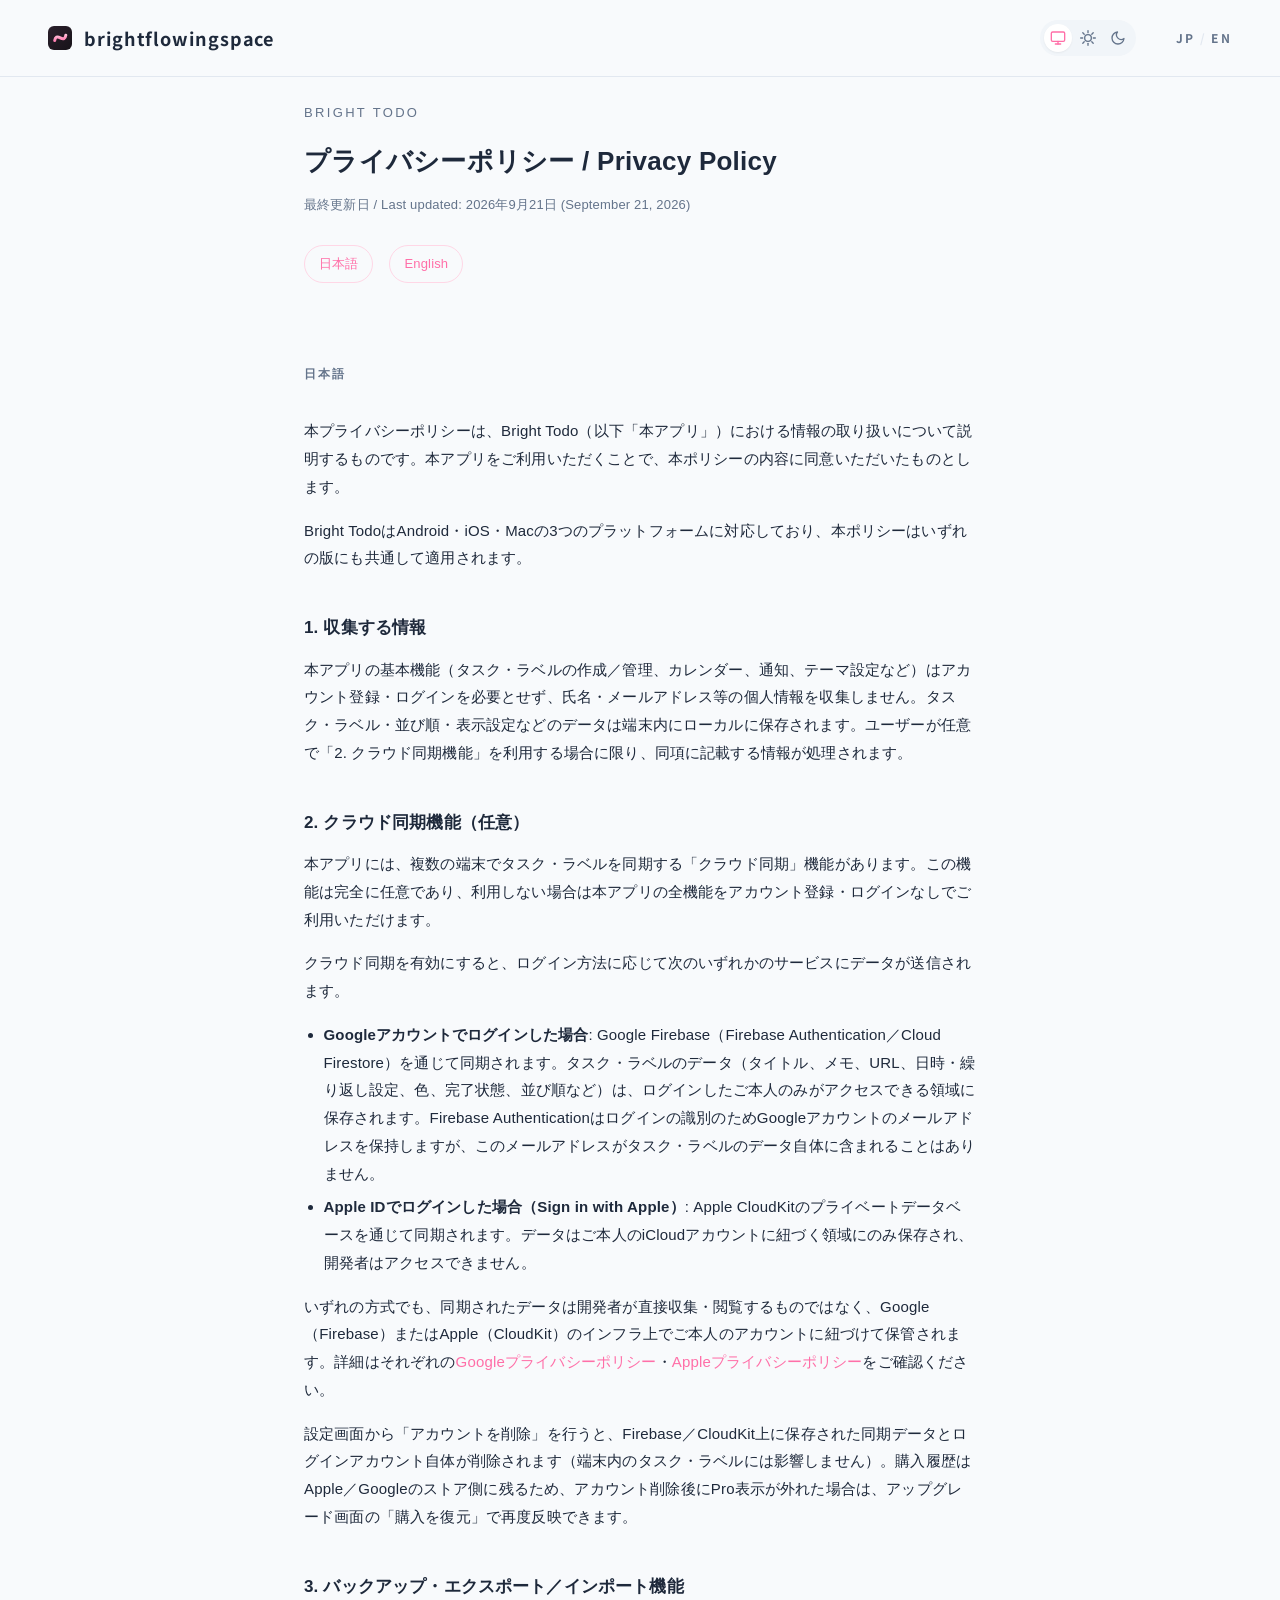
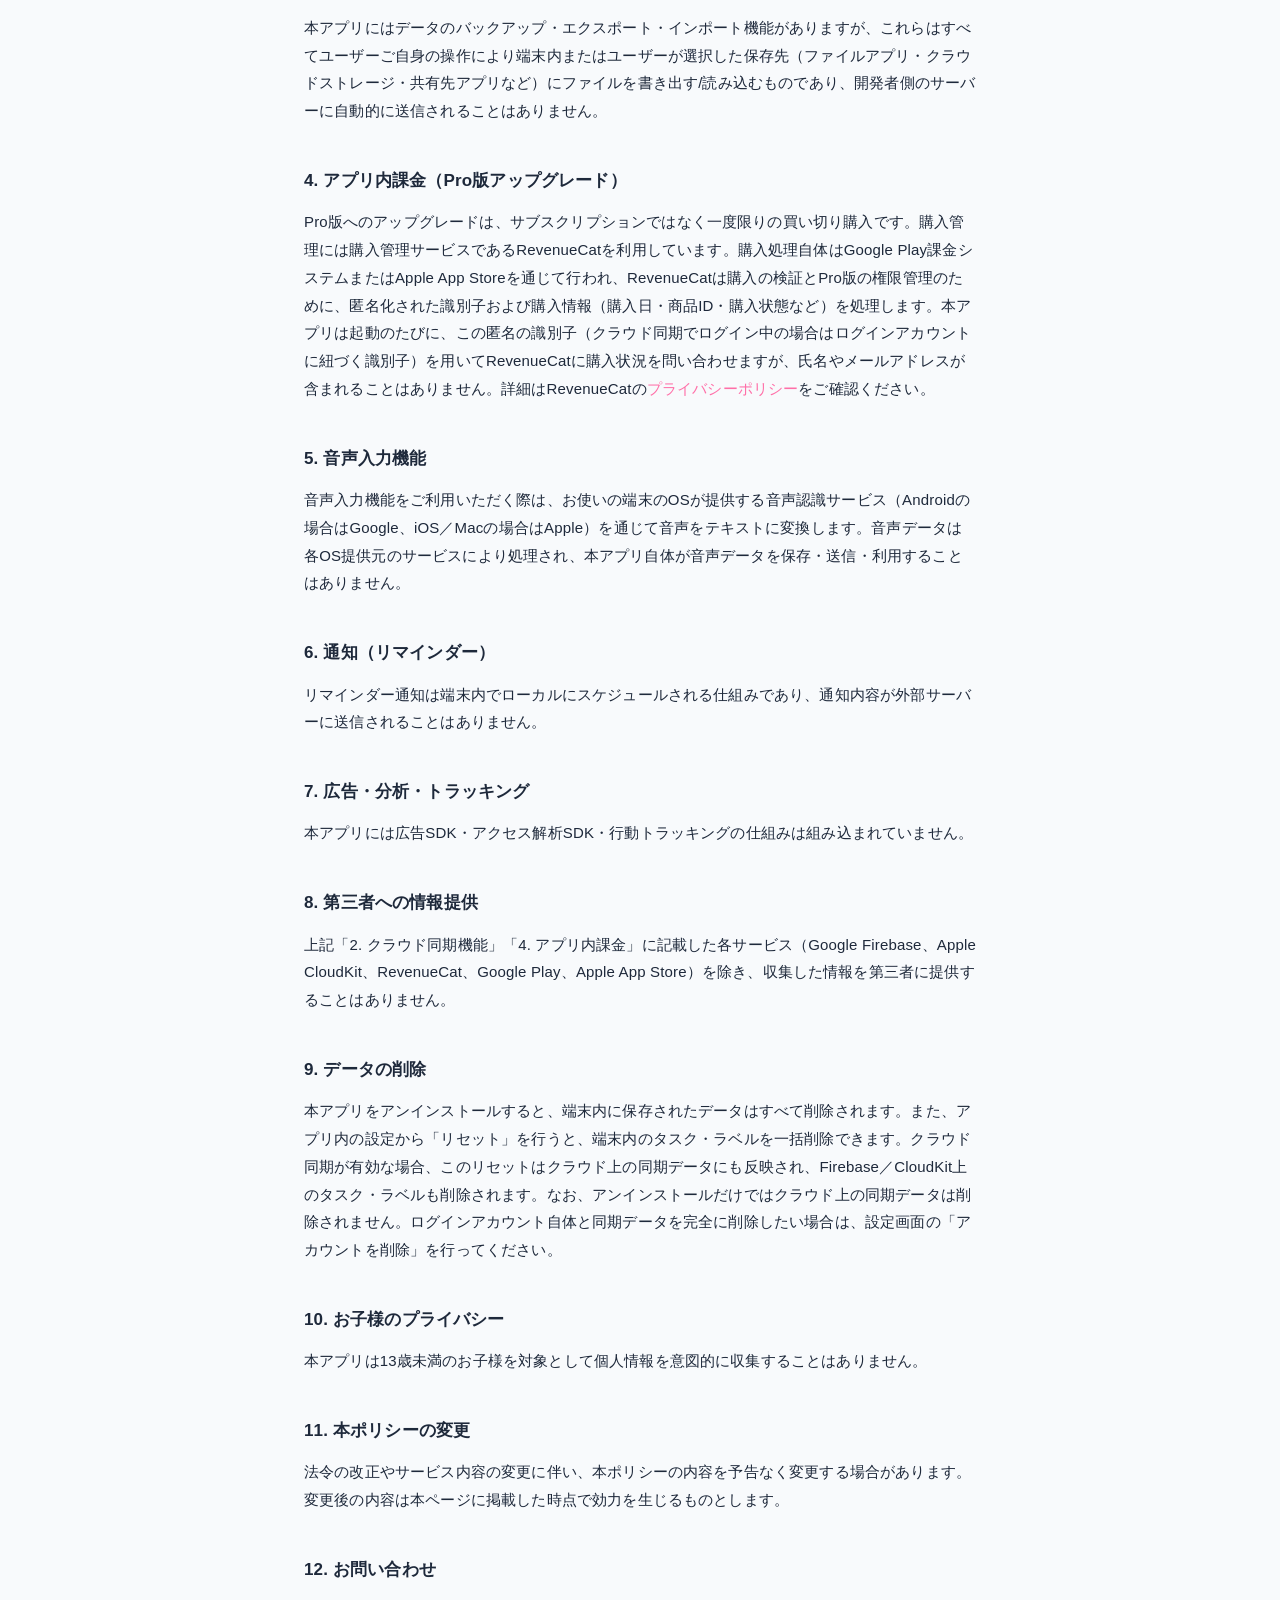
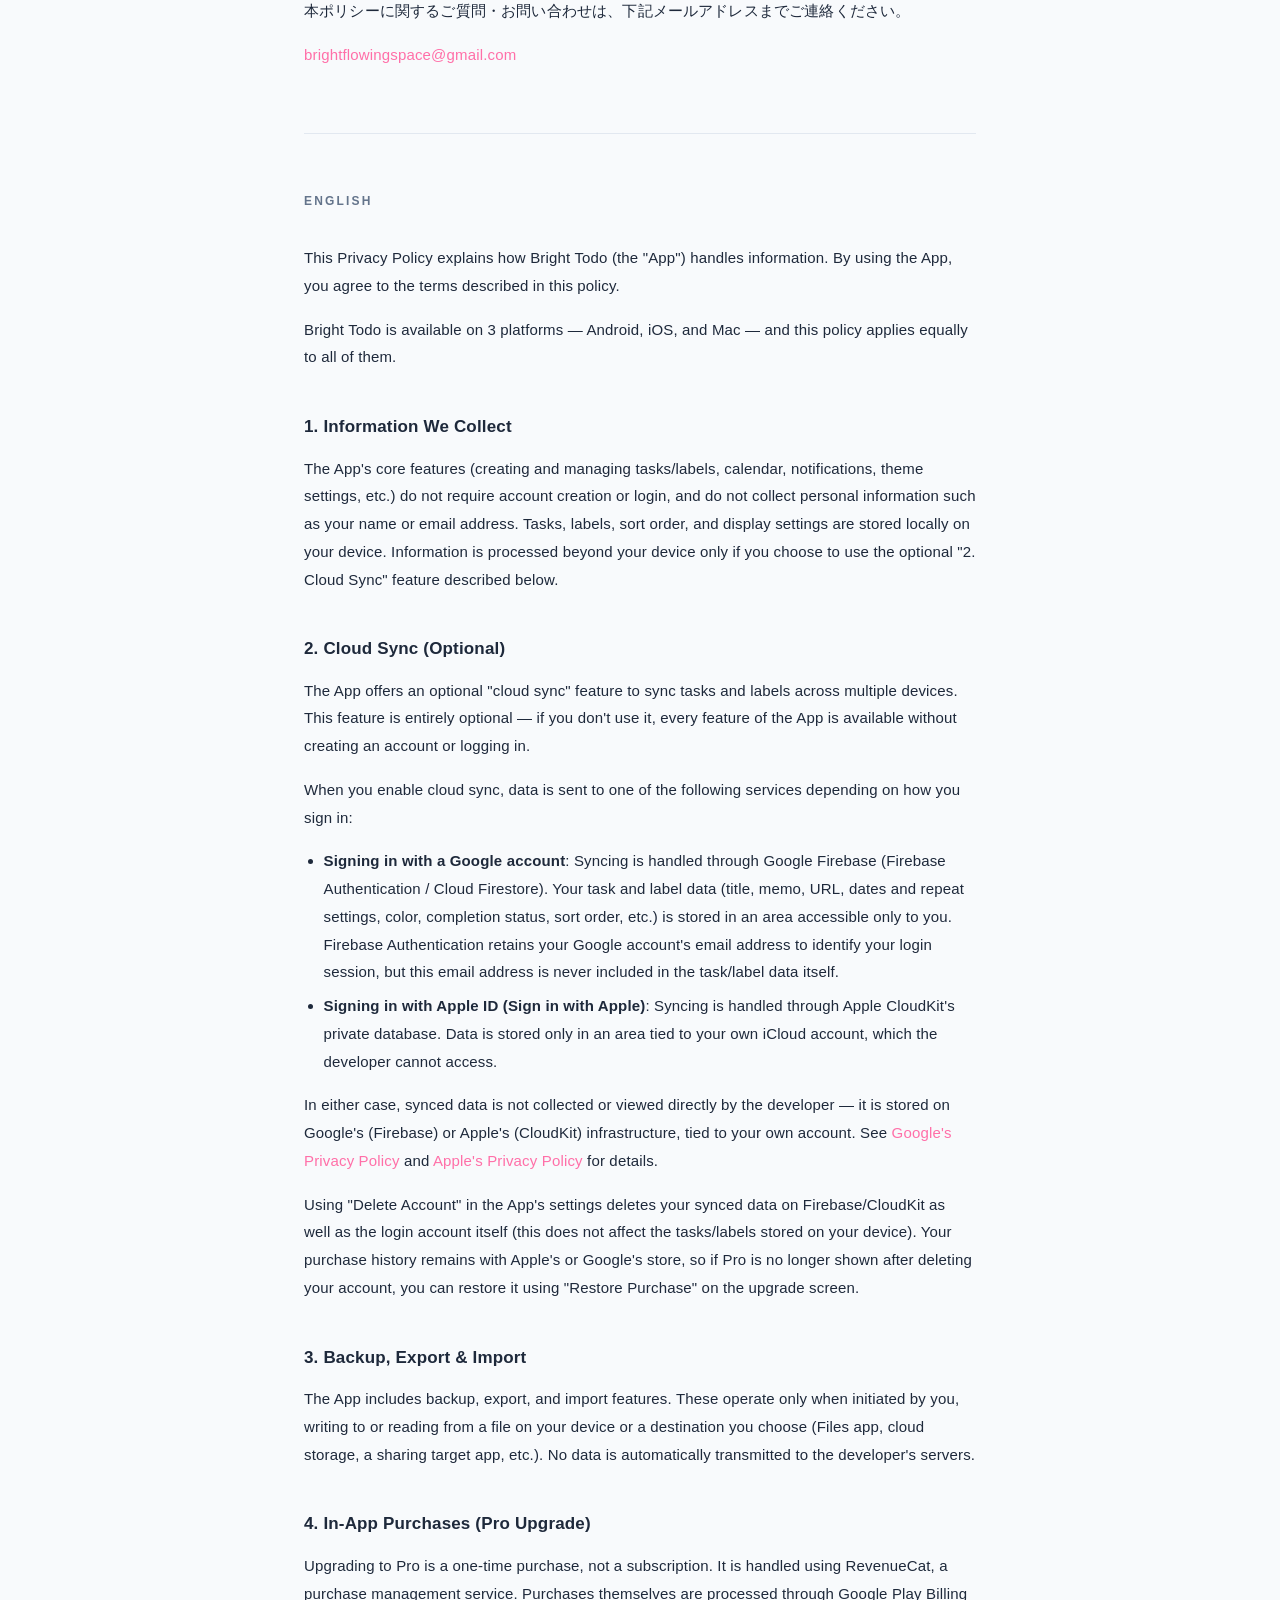
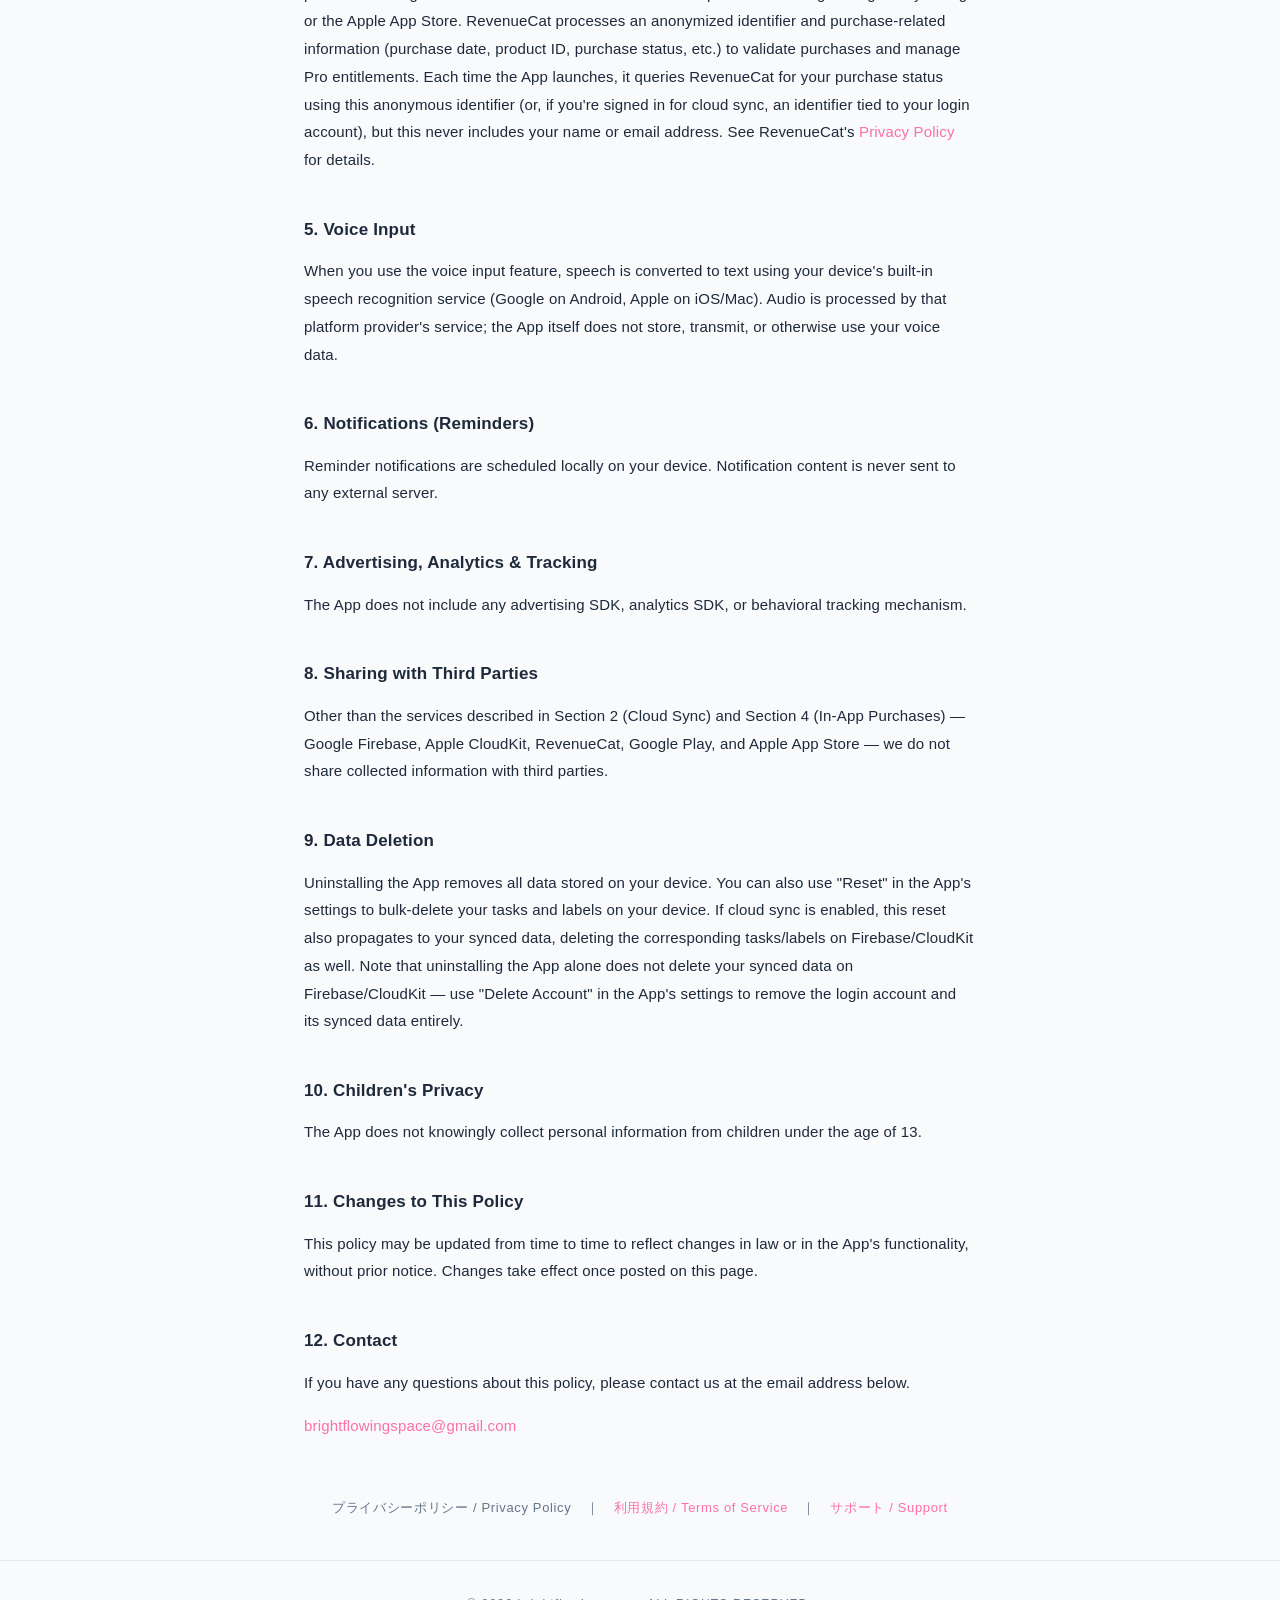
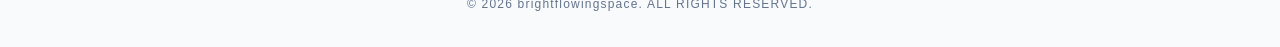
<file: index.html>
<!DOCTYPE html>
<html lang="ja">
<head>
<meta charset="UTF-8">
<meta name="viewport" content="width=device-width, initial-scale=1.0">
<title>Bright Todo プライバシーポリシー / Privacy Policy</title>
<link rel="icon" type="image/svg+xml" href="logo.svg">
<link rel="apple-touch-icon" href="logo.svg">
<script>
  // Set the theme before first paint to avoid a flash of the wrong theme.
  (function () {
    try {
      var saved = localStorage.getItem('bfs_theme');
      var dark = saved ? saved === 'dark' : window.matchMedia('(prefers-color-scheme: dark)').matches;
      if (dark) document.documentElement.classList.add('dark');
    } catch (e) {}
  })();
</script>
<link rel="preconnect" href="https://fonts.googleapis.com">
<link rel="preconnect" href="https://fonts.gstatic.com" crossorigin>
<link href="https://fonts.googleapis.com/css2?family=Noto+Sans+JP:wght@300;400;500;700&display=swap" rel="stylesheet">
<link rel="stylesheet" href="./assets/site-header.css">
<style>
  :root {
    --bg: #f8fafc;
    --fg: #1e293b;
    --muted: #64748b;
    --accent: #ff6fa8;
    --accent-border: #ffd7e6;
    --accent-hover: #ffd7e6;
    --border: #e2e8f0;
  }
  :root.dark {
    --bg: #1e1420;
    --fg: #f1e9ec;
    --muted: #b09aa4;
    --accent: #ff9ec4;
    /* ダークモードの言語切替ボタン: 濃い赤(#5c001e)をやめてピンク系に統一 */
    --accent-border: rgba(255, 158, 196, 0.55);
    --accent-hover: rgba(255, 158, 196, 0.16);
    --border: #3a2a30;
  }
  * { box-sizing: border-box; }
  html { scroll-behavior: smooth; }
  body {
    margin: 0;
    background: var(--bg);
    color: var(--fg);
    font-family: -apple-system, BlinkMacSystemFont, "Hiragino Sans", "Segoe UI", Roboto, sans-serif;
    line-height: 1.85;
    letter-spacing: 0.01em;
    transition: background-color 0.3s ease, color 0.3s ease;
  }
  .wrap {
    max-width: 720px;
    margin: 0 auto;
    padding: 32px 24px 40px;
  }
  .back-to-top {
    position: fixed;
    bottom: 24px;
    right: 24px;
    width: 44px;
    height: 44px;
    border-radius: 999px;
    background: #1e1420;
    color: #fff;
    display: flex;
    align-items: center;
    justify-content: center;
    text-decoration: none;
    opacity: 0;
    pointer-events: none;
    transition: opacity 0.3s ease, transform 0.2s ease;
    box-shadow: 0 8px 24px rgba(0,0,0,0.25);
    z-index: 40;
  }
  .back-to-top svg { width: 18px; height: 18px; display: block; }
  .back-to-top:hover { transform: scale(1.1); }
  .back-to-top.visible { opacity: 1; pointer-events: auto; }
  header.top {
    margin-bottom: 56px;
  }
  .brand {
    font-size: 13px;
    letter-spacing: 0.18em;
    text-transform: uppercase;
    color: var(--muted);
    margin-bottom: 12px;
  }
  h1 {
    font-size: 26px;
    font-weight: 600;
    margin: 0 0 8px;
    letter-spacing: 0.01em;
  }
  .updated {
    font-size: 13px;
    color: var(--muted);
  }
  nav.lang {
    margin-top: 28px;
    display: flex;
    gap: 16px;
    font-size: 13px;
  }
  nav.lang a {
    color: var(--accent);
    text-decoration: none;
    border: 1px solid var(--accent-border);
    padding: 6px 14px;
    border-radius: 999px;
    transition: background 0.15s ease;
  }
  nav.lang a:hover { background: var(--accent-hover); }
  section.lang-block {
    padding-top: 24px;
  }
  section.lang-block + section.lang-block {
    margin-top: 64px;
    padding-top: 56px;
    border-top: 1px solid var(--border);
  }
  h2.lang-title {
    font-size: 12px;
    letter-spacing: 0.18em;
    text-transform: uppercase;
    color: var(--muted);
    margin: 0 0 32px;
  }
  h3 {
    font-size: 17px;
    font-weight: 600;
    margin: 40px 0 12px;
    color: var(--fg);
  }
  p { margin: 0 0 16px; font-size: 15px; }
  ul { margin: 0 0 16px; padding-left: 1.3em; font-size: 15px; }
  li { margin-bottom: 6px; }
  a.inline { color: var(--accent); text-decoration: none; }
  .footer-links {
    margin-top: 56px;
    text-align: center;
    font-size: 13px;
    letter-spacing: 0.05em;
  }
  .footer-links a { color: var(--accent); text-decoration: none; }
  .footer-links a:hover { opacity: 0.75; }
  .footer-links .current { color: var(--muted); }
  .footer-links .sep { color: var(--muted); margin: 0 10px; }
  footer {
    width: 100%;
    box-sizing: border-box;
    margin-top: 0;
    padding: 12px 24px;
    background: var(--bg);
    border-top: 1px solid var(--border);
    font-size: 12px;
    color: var(--muted);
    text-align: center;
    letter-spacing: 0.1em;
  }
  footer p { margin: 0; font-size: 12px; }
  @media (min-width: 768px) {
    footer { padding: 32px 24px; }
  }
</style>
</head>
<body>
<header class="site-header">
  <a href="https://brightflowingspace.netlify.app/" class="site-header-brand">
    <img src="logo.svg" alt="brightflowingspace logo" width="19" height="19">
    <span>brightflowingspace</span>
  </a>
  <div class="site-header-right">
    <div class="theme-toggle-group">
      <button type="button" id="theme-system" data-theme="system" aria-label="System theme">
        <svg viewBox="0 0 24 24" fill="none" stroke="currentColor" stroke-width="2" stroke-linecap="round" stroke-linejoin="round">
          <rect x="2" y="3" width="20" height="14" rx="2"/>
          <line x1="8" y1="21" x2="16" y2="21"/>
          <line x1="12" y1="17" x2="12" y2="21"/>
        </svg>
      </button>
      <button type="button" id="theme-light" data-theme="light" aria-label="Light theme">
        <svg viewBox="0 0 24 24" fill="none" stroke="currentColor" stroke-width="2" stroke-linecap="round">
          <circle cx="12" cy="12" r="5"/>
          <line x1="12" y1="1"    x2="12" y2="4"/>
          <line x1="12" y1="20"   x2="12" y2="23"/>
          <line x1="1"  y1="12"   x2="4"  y2="12"/>
          <line x1="20" y1="12"   x2="23" y2="12"/>
          <line x1="4.2"  y1="4.2"  x2="6.3"  y2="6.3"/>
          <line x1="17.7" y1="17.7" x2="19.8" y2="19.8"/>
          <line x1="4.2"  y1="19.8" x2="6.3"  y2="17.7"/>
          <line x1="17.7" y1="6.3"  x2="19.8" y2="4.2"/>
        </svg>
      </button>
      <button type="button" id="theme-dark" data-theme="dark" aria-label="Dark theme">
        <svg viewBox="0 0 24 24" fill="none" stroke="currentColor" stroke-width="2" stroke-linecap="round" stroke-linejoin="round">
          <path d="M21 12.8A9 9 0 1 1 11.2 3a7 7 0 0 0 9.8 9.8Z"/>
        </svg>
      </button>
    </div>
    <div class="site-header-lang">
      <a href="#ja">JP</a>
      <span>/</span>
      <a href="#en">EN</a>
    </div>
  </div>
</header>
<div class="wrap">

  <header class="top">
    <div class="brand">Bright Todo</div>
    <h1>プライバシーポリシー / Privacy Policy</h1>
    <div class="updated">最終更新日 / Last updated: 2026年9月21日 (September 21, 2026)</div>
    <nav class="lang">
      <a href="#ja">日本語</a>
      <a href="#en">English</a>
    </nav>
  </header>

  <section class="lang-block" id="ja" lang="ja">
    <h2 class="lang-title">日本語</h2>

    <p>本プライバシーポリシーは、Bright Todo（以下「本アプリ」）における情報の取り扱いについて説明するものです。本アプリをご利用いただくことで、本ポリシーの内容に同意いただいたものとします。</p>
    <p>Bright TodoはAndroid・iOS・Macの3つのプラットフォームに対応しており、本ポリシーはいずれの版にも共通して適用されます。</p>

    <h3>1. 収集する情報</h3>
    <p>本アプリの基本機能（タスク・ラベルの作成／管理、カレンダー、通知、テーマ設定など）はアカウント登録・ログインを必要とせず、氏名・メールアドレス等の個人情報を収集しません。タスク・ラベル・並び順・表示設定などのデータは端末内にローカルに保存されます。ユーザーが任意で「2. クラウド同期機能」を利用する場合に限り、同項に記載する情報が処理されます。</p>

    <h3>2. クラウド同期機能（任意）</h3>
    <p>本アプリには、複数の端末でタスク・ラベルを同期する「クラウド同期」機能があります。この機能は完全に任意であり、利用しない場合は本アプリの全機能をアカウント登録・ログインなしでご利用いただけます。</p>
    <p>クラウド同期を有効にすると、ログイン方法に応じて次のいずれかのサービスにデータが送信されます。</p>
    <ul>
      <li><strong>Googleアカウントでログインした場合</strong>: Google Firebase（Firebase Authentication／Cloud Firestore）を通じて同期されます。タスク・ラベルのデータ（タイトル、メモ、URL、日時・繰り返し設定、色、完了状態、並び順など）は、ログインしたご本人のみがアクセスできる領域に保存されます。Firebase Authenticationはログインの識別のためGoogleアカウントのメールアドレスを保持しますが、このメールアドレスがタスク・ラベルのデータ自体に含まれることはありません。</li>
      <li><strong>Apple IDでログインした場合（Sign in with Apple）</strong>: Apple CloudKitのプライベートデータベースを通じて同期されます。データはご本人のiCloudアカウントに紐づく領域にのみ保存され、開発者はアクセスできません。</li>
    </ul>
    <p>いずれの方式でも、同期されたデータは開発者が直接収集・閲覧するものではなく、Google（Firebase）またはApple（CloudKit）のインフラ上でご本人のアカウントに紐づけて保管されます。詳細はそれぞれの<a class="inline" href="https://policies.google.com/privacy" target="_blank" rel="noopener">Googleプライバシーポリシー</a>・<a class="inline" href="https://www.apple.com/legal/privacy/" target="_blank" rel="noopener">Appleプライバシーポリシー</a>をご確認ください。</p>
    <p>設定画面から「アカウントを削除」を行うと、Firebase／CloudKit上に保存された同期データとログインアカウント自体が削除されます（端末内のタスク・ラベルには影響しません）。購入履歴はApple／Googleのストア側に残るため、アカウント削除後にPro表示が外れた場合は、アップグレード画面の「購入を復元」で再度反映できます。</p>

    <h3>3. バックアップ・エクスポート／インポート機能</h3>
    <p>本アプリにはデータのバックアップ・エクスポート・インポート機能がありますが、これらはすべてユーザーご自身の操作により端末内またはユーザーが選択した保存先（ファイルアプリ・クラウドストレージ・共有先アプリなど）にファイルを書き出す/読み込むものであり、開発者側のサーバーに自動的に送信されることはありません。</p>

    <h3>4. アプリ内課金（Pro版アップグレード）</h3>
    <p>Pro版へのアップグレードは、サブスクリプションではなく一度限りの買い切り購入です。購入管理には購入管理サービスであるRevenueCatを利用しています。購入処理自体はGoogle Play課金システムまたはApple App Storeを通じて行われ、RevenueCatは購入の検証とPro版の権限管理のために、匿名化された識別子および購入情報（購入日・商品ID・購入状態など）を処理します。本アプリは起動のたびに、この匿名の識別子（クラウド同期でログイン中の場合はログインアカウントに紐づく識別子）を用いてRevenueCatに購入状況を問い合わせますが、氏名やメールアドレスが含まれることはありません。詳細はRevenueCatの<a class="inline" href="https://www.revenuecat.com/privacy/" target="_blank" rel="noopener">プライバシーポリシー</a>をご確認ください。</p>

    <h3>5. 音声入力機能</h3>
    <p>音声入力機能をご利用いただく際は、お使いの端末のOSが提供する音声認識サービス（Androidの場合はGoogle、iOS／Macの場合はApple）を通じて音声をテキストに変換します。音声データは各OS提供元のサービスにより処理され、本アプリ自体が音声データを保存・送信・利用することはありません。</p>

    <h3>6. 通知（リマインダー）</h3>
    <p>リマインダー通知は端末内でローカルにスケジュールされる仕組みであり、通知内容が外部サーバーに送信されることはありません。</p>

    <h3>7. 広告・分析・トラッキング</h3>
    <p>本アプリには広告SDK・アクセス解析SDK・行動トラッキングの仕組みは組み込まれていません。</p>

    <h3>8. 第三者への情報提供</h3>
    <p>上記「2. クラウド同期機能」「4. アプリ内課金」に記載した各サービス（Google Firebase、Apple CloudKit、RevenueCat、Google Play、Apple App Store）を除き、収集した情報を第三者に提供することはありません。</p>

    <h3>9. データの削除</h3>
    <p>本アプリをアンインストールすると、端末内に保存されたデータはすべて削除されます。また、アプリ内の設定から「リセット」を行うと、端末内のタスク・ラベルを一括削除できます。クラウド同期が有効な場合、このリセットはクラウド上の同期データにも反映され、Firebase／CloudKit上のタスク・ラベルも削除されます。なお、アンインストールだけではクラウド上の同期データは削除されません。ログインアカウント自体と同期データを完全に削除したい場合は、設定画面の「アカウントを削除」を行ってください。</p>

    <h3>10. お子様のプライバシー</h3>
    <p>本アプリは13歳未満のお子様を対象として個人情報を意図的に収集することはありません。</p>

    <h3>11. 本ポリシーの変更</h3>
    <p>法令の改正やサービス内容の変更に伴い、本ポリシーの内容を予告なく変更する場合があります。変更後の内容は本ページに掲載した時点で効力を生じるものとします。</p>

    <h3>12. お問い合わせ</h3>
    <p>本ポリシーに関するご質問・お問い合わせは、下記メールアドレスまでご連絡ください。</p>
    <p><a class="inline" href="mailto:brightflowingspace@gmail.com">brightflowingspace@gmail.com</a></p>
  </section>

  <section class="lang-block" id="en" lang="en">
    <h2 class="lang-title">English</h2>

    <p>This Privacy Policy explains how Bright Todo (the "App") handles information. By using the App, you agree to the terms described in this policy.</p>
    <p>Bright Todo is available on 3 platforms — Android, iOS, and Mac — and this policy applies equally to all of them.</p>

    <h3>1. Information We Collect</h3>
    <p>The App's core features (creating and managing tasks/labels, calendar, notifications, theme settings, etc.) do not require account creation or login, and do not collect personal information such as your name or email address. Tasks, labels, sort order, and display settings are stored locally on your device. Information is processed beyond your device only if you choose to use the optional "2. Cloud Sync" feature described below.</p>

    <h3>2. Cloud Sync (Optional)</h3>
    <p>The App offers an optional "cloud sync" feature to sync tasks and labels across multiple devices. This feature is entirely optional — if you don't use it, every feature of the App is available without creating an account or logging in.</p>
    <p>When you enable cloud sync, data is sent to one of the following services depending on how you sign in:</p>
    <ul>
      <li><strong>Signing in with a Google account</strong>: Syncing is handled through Google Firebase (Firebase Authentication / Cloud Firestore). Your task and label data (title, memo, URL, dates and repeat settings, color, completion status, sort order, etc.) is stored in an area accessible only to you. Firebase Authentication retains your Google account's email address to identify your login session, but this email address is never included in the task/label data itself.</li>
      <li><strong>Signing in with Apple ID (Sign in with Apple)</strong>: Syncing is handled through Apple CloudKit's private database. Data is stored only in an area tied to your own iCloud account, which the developer cannot access.</li>
    </ul>
    <p>In either case, synced data is not collected or viewed directly by the developer — it is stored on Google's (Firebase) or Apple's (CloudKit) infrastructure, tied to your own account. See <a class="inline" href="https://policies.google.com/privacy" target="_blank" rel="noopener">Google's Privacy Policy</a> and <a class="inline" href="https://www.apple.com/legal/privacy/" target="_blank" rel="noopener">Apple's Privacy Policy</a> for details.</p>
    <p>Using "Delete Account" in the App's settings deletes your synced data on Firebase/CloudKit as well as the login account itself (this does not affect the tasks/labels stored on your device). Your purchase history remains with Apple's or Google's store, so if Pro is no longer shown after deleting your account, you can restore it using "Restore Purchase" on the upgrade screen.</p>

    <h3>3. Backup, Export &amp; Import</h3>
    <p>The App includes backup, export, and import features. These operate only when initiated by you, writing to or reading from a file on your device or a destination you choose (Files app, cloud storage, a sharing target app, etc.). No data is automatically transmitted to the developer's servers.</p>

    <h3>4. In-App Purchases (Pro Upgrade)</h3>
    <p>Upgrading to Pro is a one-time purchase, not a subscription. It is handled using RevenueCat, a purchase management service. Purchases themselves are processed through Google Play Billing or the Apple App Store. RevenueCat processes an anonymized identifier and purchase-related information (purchase date, product ID, purchase status, etc.) to validate purchases and manage Pro entitlements. Each time the App launches, it queries RevenueCat for your purchase status using this anonymous identifier (or, if you're signed in for cloud sync, an identifier tied to your login account), but this never includes your name or email address. See RevenueCat's <a class="inline" href="https://www.revenuecat.com/privacy/" target="_blank" rel="noopener">Privacy Policy</a> for details.</p>

    <h3>5. Voice Input</h3>
    <p>When you use the voice input feature, speech is converted to text using your device's built-in speech recognition service (Google on Android, Apple on iOS/Mac). Audio is processed by that platform provider's service; the App itself does not store, transmit, or otherwise use your voice data.</p>

    <h3>6. Notifications (Reminders)</h3>
    <p>Reminder notifications are scheduled locally on your device. Notification content is never sent to any external server.</p>

    <h3>7. Advertising, Analytics &amp; Tracking</h3>
    <p>The App does not include any advertising SDK, analytics SDK, or behavioral tracking mechanism.</p>

    <h3>8. Sharing with Third Parties</h3>
    <p>Other than the services described in Section 2 (Cloud Sync) and Section 4 (In-App Purchases) — Google Firebase, Apple CloudKit, RevenueCat, Google Play, and Apple App Store — we do not share collected information with third parties.</p>

    <h3>9. Data Deletion</h3>
    <p>Uninstalling the App removes all data stored on your device. You can also use "Reset" in the App's settings to bulk-delete your tasks and labels on your device. If cloud sync is enabled, this reset also propagates to your synced data, deleting the corresponding tasks/labels on Firebase/CloudKit as well. Note that uninstalling the App alone does not delete your synced data on Firebase/CloudKit — use "Delete Account" in the App's settings to remove the login account and its synced data entirely.</p>

    <h3>10. Children's Privacy</h3>
    <p>The App does not knowingly collect personal information from children under the age of 13.</p>

    <h3>11. Changes to This Policy</h3>
    <p>This policy may be updated from time to time to reflect changes in law or in the App's functionality, without prior notice. Changes take effect once posted on this page.</p>

    <h3>12. Contact</h3>
    <p>If you have any questions about this policy, please contact us at the email address below.</p>
    <p><a class="inline" href="mailto:brightflowingspace@gmail.com">brightflowingspace@gmail.com</a></p>
  </section>

  <nav class="footer-links">
    <span class="current">プライバシーポリシー / Privacy Policy</span>
    <span class="sep">｜</span>
    <a href="./terms.html">利用規約 / Terms of Service</a>
    <span class="sep">｜</span>
    <a href="./support.html">サポート / Support</a>
  </nav>

</div>

<footer>
  <p>&copy; 2026 brightflowingspace. ALL RIGHTS RESERVED.</p>
</footer>

<a href="#" class="back-to-top" aria-label="Back to top">
  <svg viewBox="0 0 24 24" fill="none" stroke="currentColor" stroke-width="2" stroke-linecap="round" stroke-linejoin="round">
    <path d="M12 19V5M5 12l7-7 7 7"/>
  </svg>
</a>

<script src="./assets/site-header.js"></script>
<script>
  var $backToTop = document.querySelector('.back-to-top');
  function toggleBackToTop() {
    $backToTop.classList.toggle('visible', window.scrollY > 300);
  }
  window.addEventListener('scroll', toggleBackToTop, { passive: true });
  toggleBackToTop();
  $backToTop.addEventListener('click', function (e) {
    e.preventDefault();
    window.scrollTo({ top: 0, behavior: 'smooth' });
  });
</script>
</body>
</html>
</file>
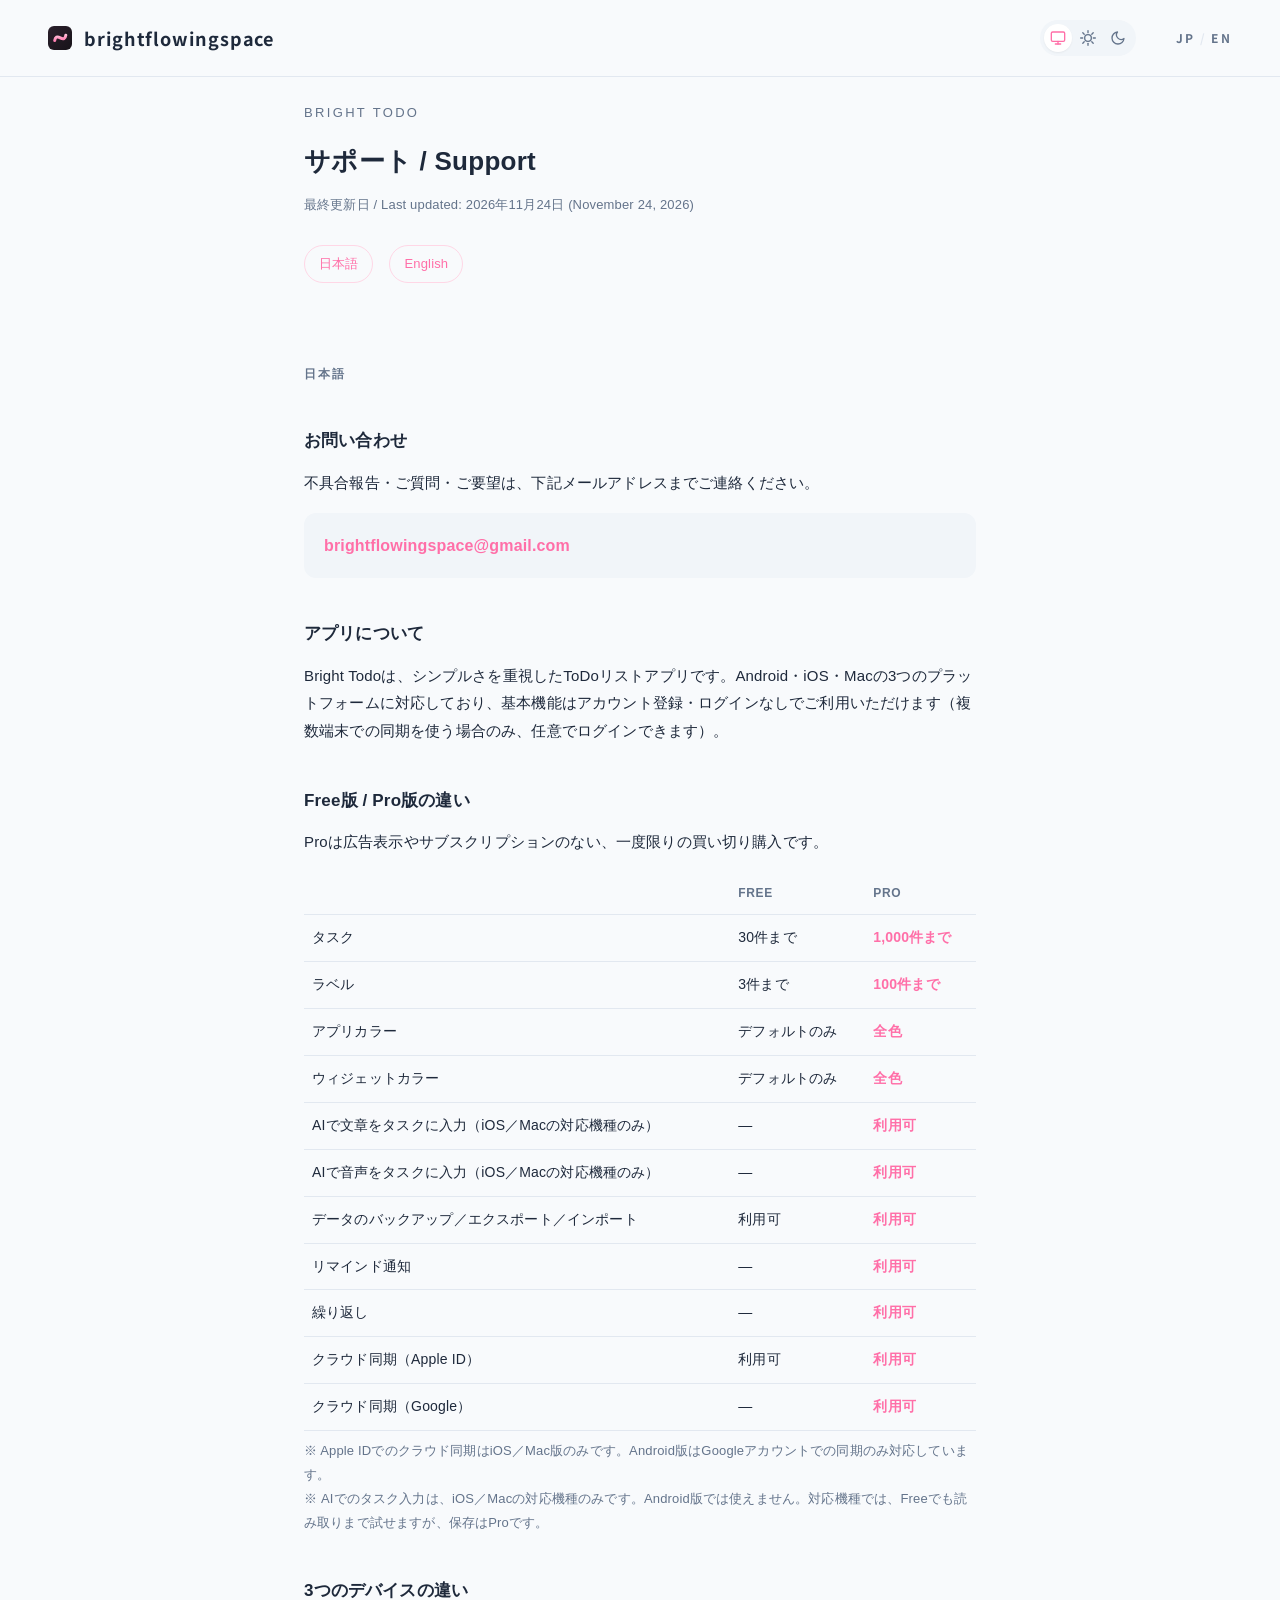
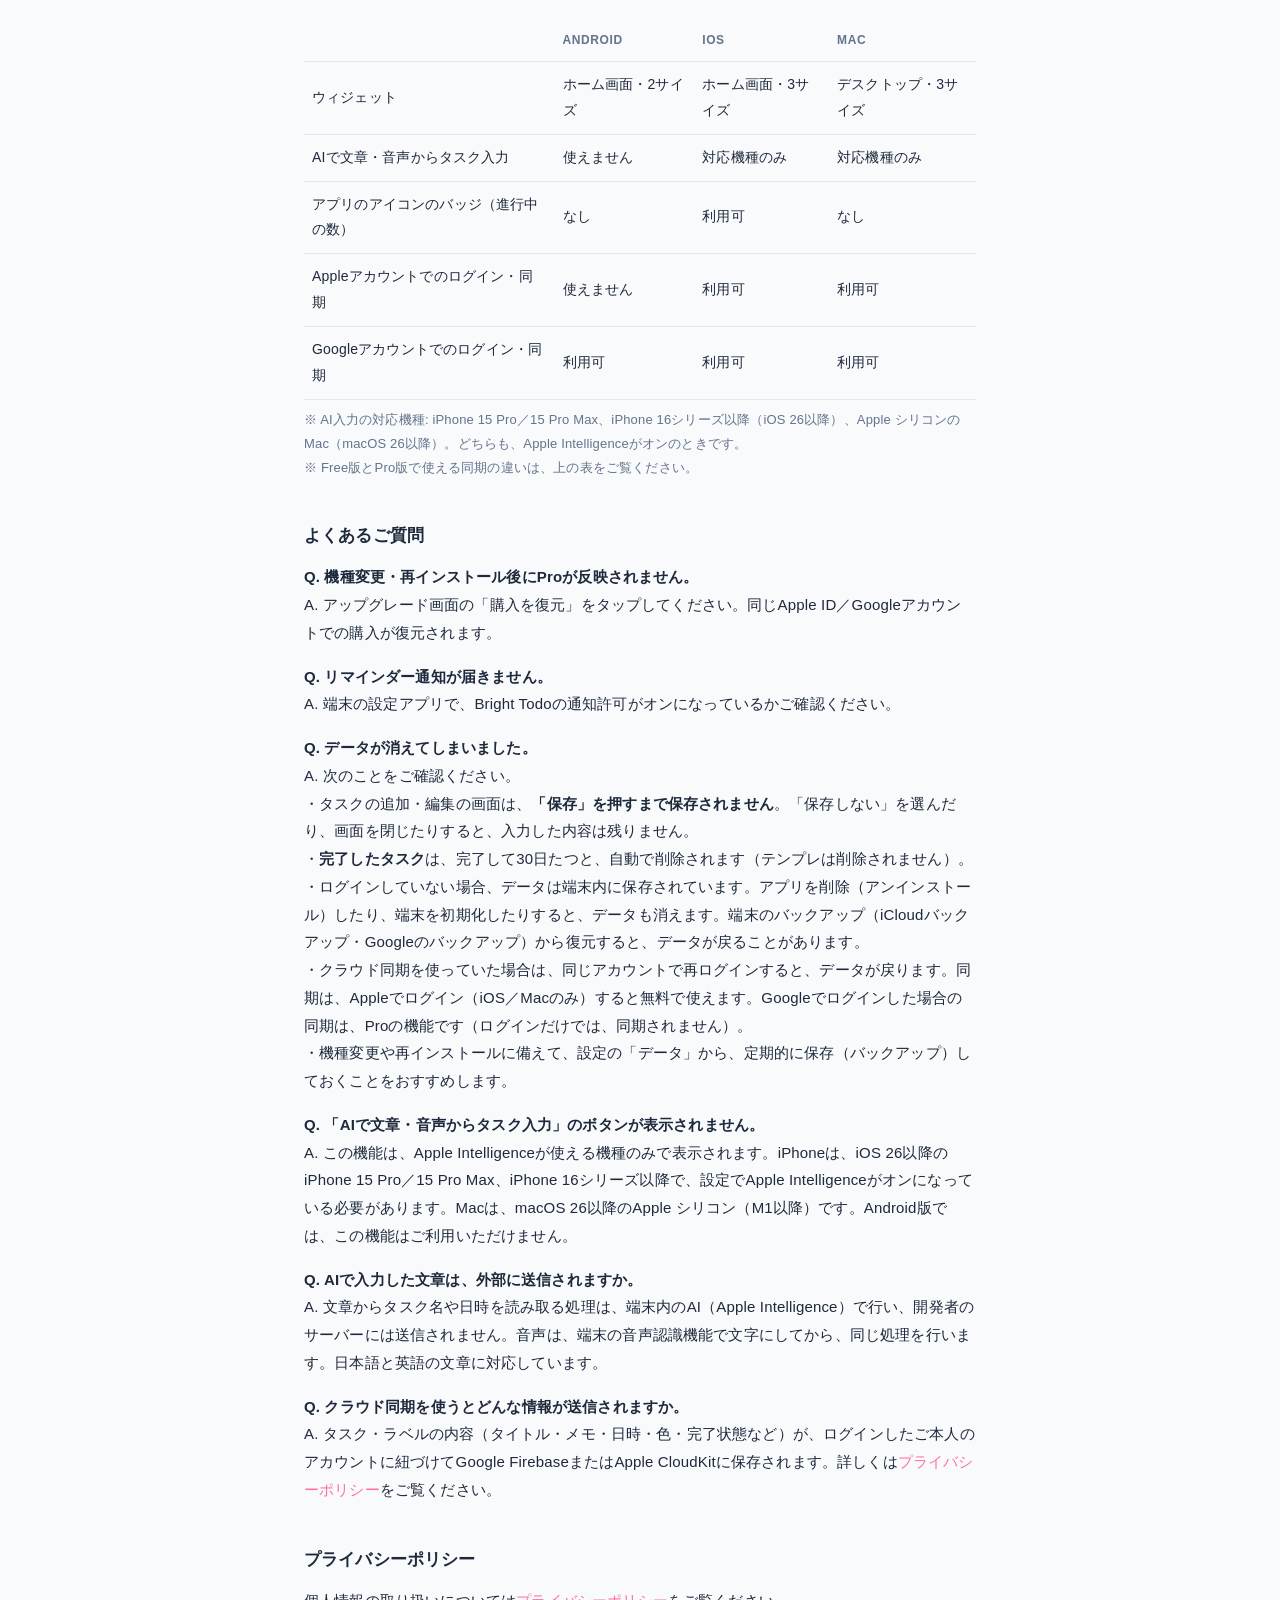
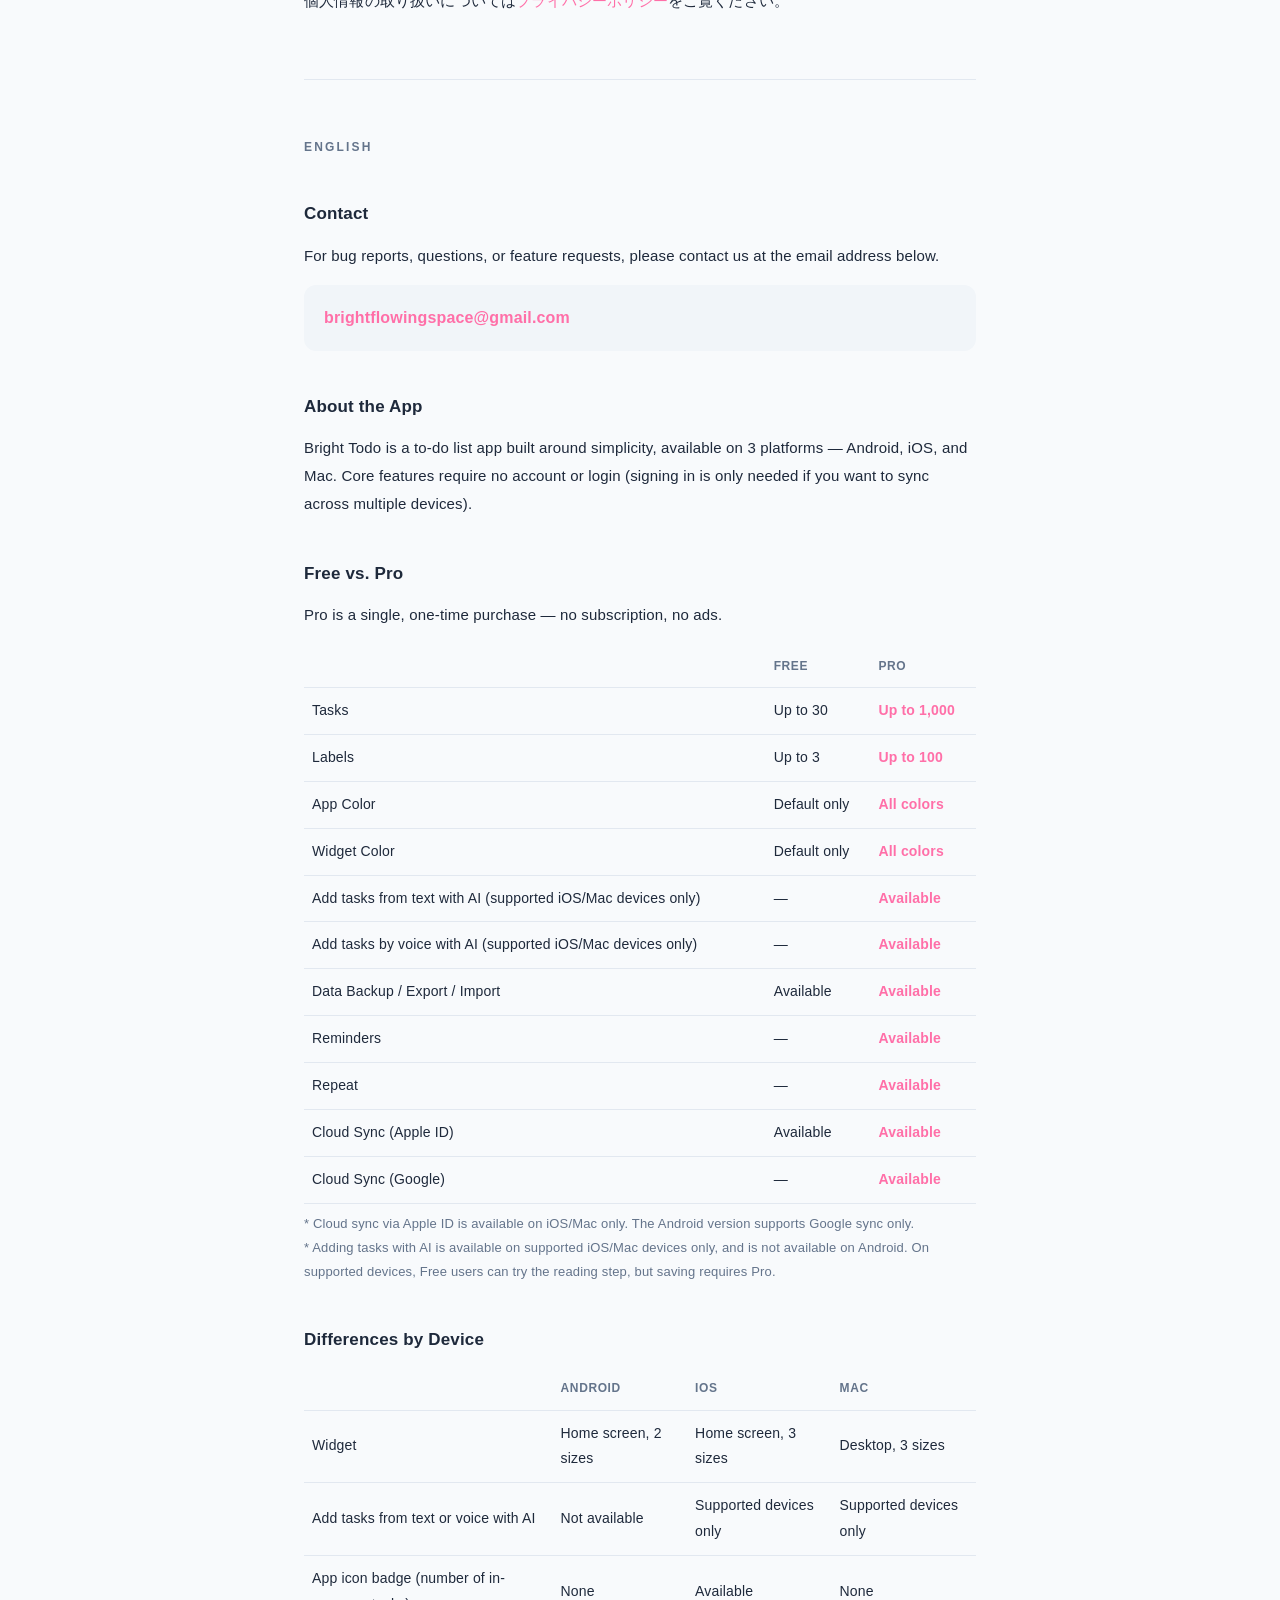
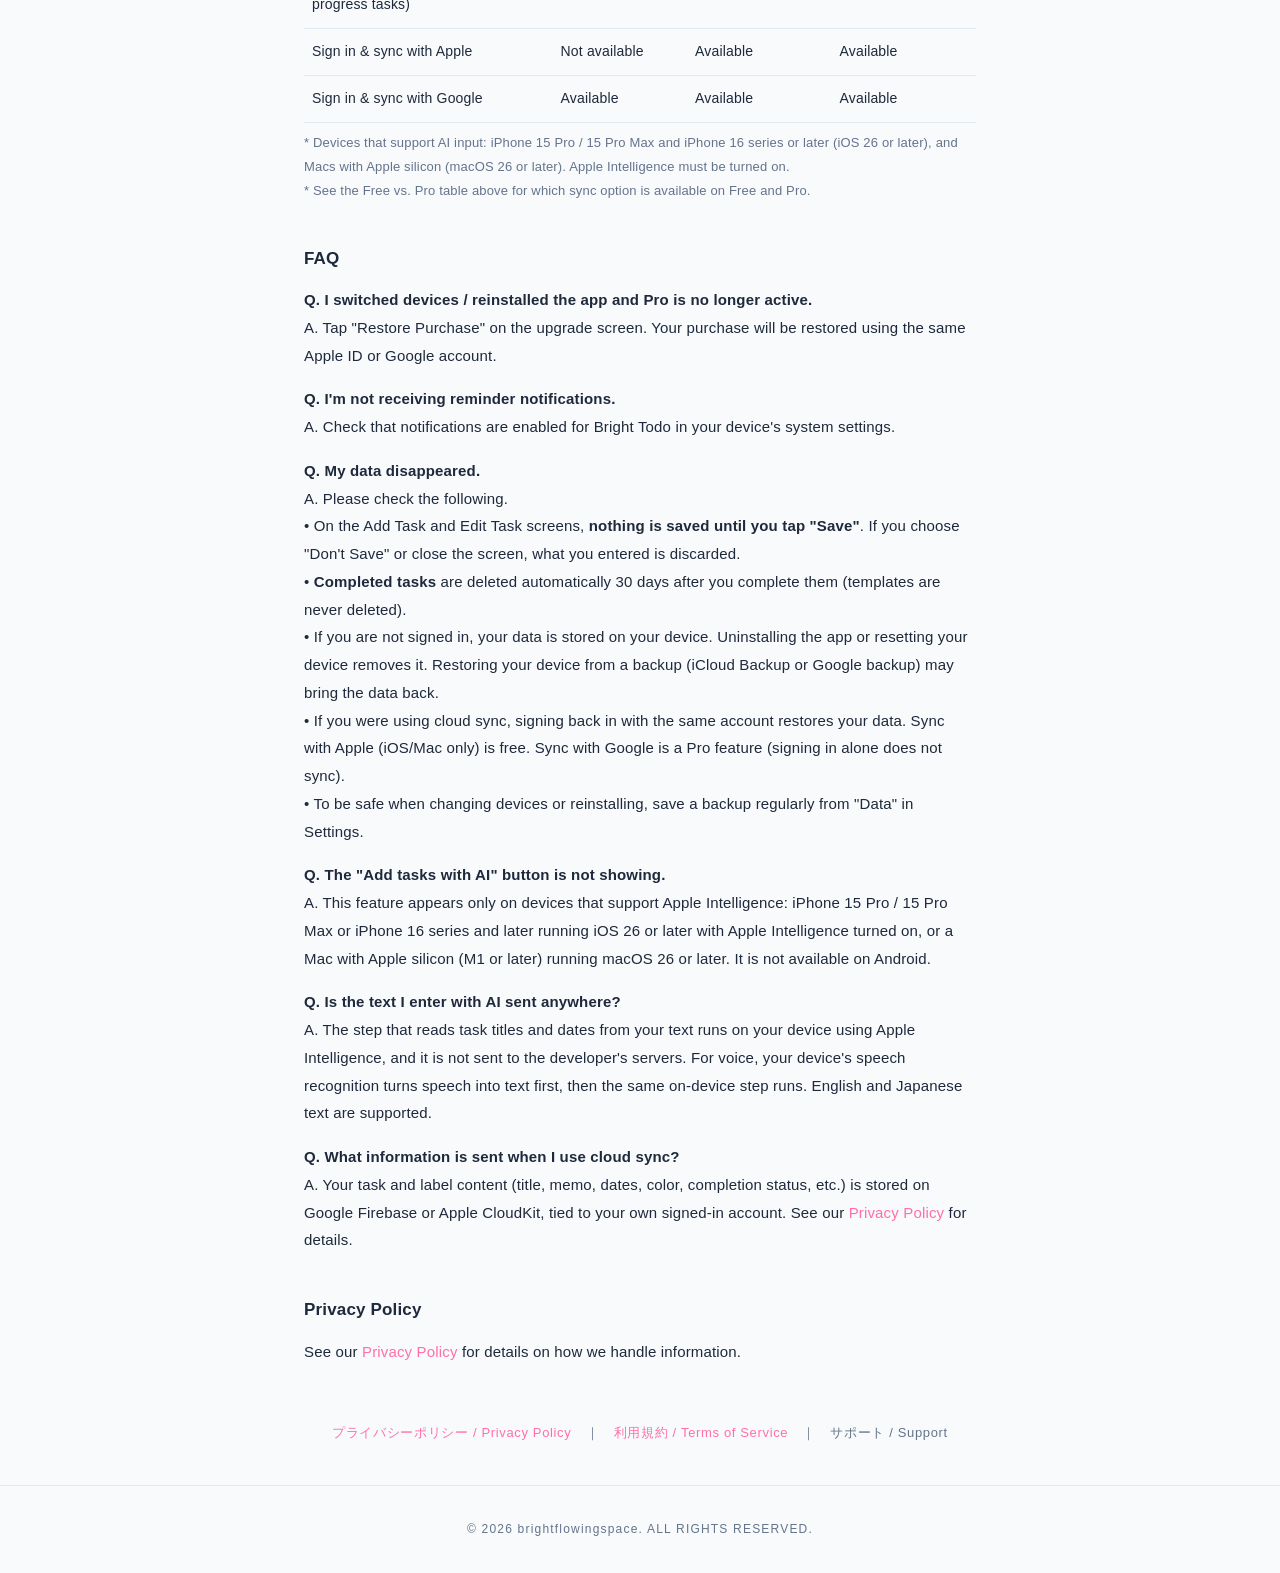
<file: support.html>
<!DOCTYPE html>
<html lang="ja">
<head>
<meta charset="UTF-8">
<meta name="viewport" content="width=device-width, initial-scale=1.0">
<title>Bright Todo サポート / Support</title>
<link rel="icon" type="image/svg+xml" href="logo.svg">
<link rel="apple-touch-icon" href="logo.svg">
<script>
  // Set the theme before first paint to avoid a flash of the wrong theme.
  (function () {
    try {
      var saved = localStorage.getItem('bfs_theme');
      var dark = saved ? saved === 'dark' : window.matchMedia('(prefers-color-scheme: dark)').matches;
      if (dark) document.documentElement.classList.add('dark');
    } catch (e) {}
  })();
</script>
<link rel="preconnect" href="https://fonts.googleapis.com">
<link rel="preconnect" href="https://fonts.gstatic.com" crossorigin>
<link href="https://fonts.googleapis.com/css2?family=Noto+Sans+JP:wght@300;400;500;700&display=swap" rel="stylesheet">
<link rel="stylesheet" href="./assets/site-header.css">
<style>
  :root {
    --bg: #f8fafc;
    --fg: #1e293b;
    --muted: #64748b;
    --accent: #ff6fa8;
    --accent-border: #ffd7e6;
    --accent-hover: #ffd7e6;
    --border: #e2e8f0;
    --box-bg: #f1f5f9;
  }
  :root.dark {
    --bg: #1e1420;
    --fg: #f1e9ec;
    --muted: #b09aa4;
    --accent: #ff9ec4;
    /* ダークモードの言語切替ボタン: 濃い赤(#5c001e)をやめてピンク系に統一 */
    --accent-border: rgba(255, 158, 196, 0.55);
    --accent-hover: rgba(255, 158, 196, 0.16);
    --border: #3a2a30;
    --box-bg: #2a2730;
  }
  * { box-sizing: border-box; }
  html { scroll-behavior: smooth; }
  body {
    margin: 0;
    background: var(--bg);
    color: var(--fg);
    font-family: -apple-system, BlinkMacSystemFont, "Hiragino Sans", "Segoe UI", Roboto, sans-serif;
    line-height: 1.85;
    letter-spacing: 0.01em;
    transition: background-color 0.3s ease, color 0.3s ease;
  }
  .wrap {
    max-width: 720px;
    margin: 0 auto;
    padding: 32px 24px 40px;
  }
  .back-to-top {
    position: fixed;
    bottom: 24px;
    right: 24px;
    width: 44px;
    height: 44px;
    border-radius: 999px;
    background: #1e1420;
    color: #fff;
    display: flex;
    align-items: center;
    justify-content: center;
    text-decoration: none;
    opacity: 0;
    pointer-events: none;
    transition: opacity 0.3s ease, transform 0.2s ease;
    box-shadow: 0 8px 24px rgba(0,0,0,0.25);
    z-index: 40;
  }
  .back-to-top svg { width: 18px; height: 18px; display: block; }
  .back-to-top:hover { transform: scale(1.1); }
  .back-to-top.visible { opacity: 1; pointer-events: auto; }
  header.top {
    margin-bottom: 56px;
  }
  .brand {
    font-size: 13px;
    letter-spacing: 0.18em;
    text-transform: uppercase;
    color: var(--muted);
    margin-bottom: 12px;
  }
  h1 {
    font-size: 26px;
    font-weight: 600;
    margin: 0 0 8px;
    letter-spacing: 0.01em;
  }
  .updated {
    font-size: 13px;
    color: var(--muted);
  }
  nav.lang {
    margin-top: 28px;
    display: flex;
    gap: 16px;
    font-size: 13px;
  }
  nav.lang a {
    color: var(--accent);
    text-decoration: none;
    border: 1px solid var(--accent-border);
    padding: 6px 14px;
    border-radius: 999px;
    transition: background 0.15s ease;
  }
  nav.lang a:hover { background: var(--accent-hover); }
  section.lang-block {
    padding-top: 24px;
  }
  section.lang-block + section.lang-block {
    margin-top: 64px;
    padding-top: 56px;
    border-top: 1px solid var(--border);
  }
  h2.lang-title {
    font-size: 12px;
    letter-spacing: 0.18em;
    text-transform: uppercase;
    color: var(--muted);
    margin: 0 0 32px;
  }
  h3 {
    font-size: 17px;
    font-weight: 600;
    margin: 40px 0 12px;
    color: var(--fg);
  }
  p { margin: 0 0 16px; font-size: 15px; }
  ul { margin: 0 0 16px; padding-left: 1.3em; font-size: 15px; }
  li { margin-bottom: 6px; }
  a.inline { color: var(--accent); text-decoration: none; }
  .contact-box {
    margin: 8px 0 16px;
    padding: 18px 20px;
    background: var(--box-bg);
    border-radius: 12px;
  }
  .contact-box a {
    color: var(--accent);
    font-weight: 600;
    text-decoration: none;
  }
  table.spec {
    width: 100%;
    border-collapse: collapse;
    font-size: 14px;
    margin: 0 0 16px;
  }
  table.spec th, table.spec td {
    text-align: left;
    padding: 10px 8px;
    border-bottom: 1px solid var(--border);
  }
  table.spec th {
    color: var(--muted);
    font-weight: 600;
    font-size: 12px;
    letter-spacing: 0.05em;
    text-transform: uppercase;
  }
  table.spec td.pro { color: var(--accent); font-weight: 600; }
  .footer-links {
    margin-top: 56px;
    text-align: center;
    font-size: 13px;
    letter-spacing: 0.05em;
  }
  .footer-links a { color: var(--accent); text-decoration: none; }
  .footer-links a:hover { opacity: 0.75; }
  .footer-links .current { color: var(--muted); }
  .footer-links .sep { color: var(--muted); margin: 0 10px; }
  footer {
    width: 100%;
    box-sizing: border-box;
    margin-top: 0;
    padding: 12px 24px;
    background: var(--bg);
    border-top: 1px solid var(--border);
    font-size: 12px;
    color: var(--muted);
    text-align: center;
    letter-spacing: 0.1em;
  }
  footer p { margin: 0; font-size: 12px; }
  @media (min-width: 768px) {
    footer { padding: 32px 24px; }
  }
</style>
</head>
<body>
<header class="site-header">
  <a href="https://brightflowingspace.netlify.app/" class="site-header-brand">
    <img src="logo.svg" alt="brightflowingspace logo" width="19" height="19">
    <span>brightflowingspace</span>
  </a>
  <div class="site-header-right">
    <div class="theme-toggle-group">
      <button type="button" id="theme-system" data-theme="system" aria-label="System theme">
        <svg viewBox="0 0 24 24" fill="none" stroke="currentColor" stroke-width="2" stroke-linecap="round" stroke-linejoin="round">
          <rect x="2" y="3" width="20" height="14" rx="2"/>
          <line x1="8" y1="21" x2="16" y2="21"/>
          <line x1="12" y1="17" x2="12" y2="21"/>
        </svg>
      </button>
      <button type="button" id="theme-light" data-theme="light" aria-label="Light theme">
        <svg viewBox="0 0 24 24" fill="none" stroke="currentColor" stroke-width="2" stroke-linecap="round">
          <circle cx="12" cy="12" r="5"/>
          <line x1="12" y1="1"    x2="12" y2="4"/>
          <line x1="12" y1="20"   x2="12" y2="23"/>
          <line x1="1"  y1="12"   x2="4"  y2="12"/>
          <line x1="20" y1="12"   x2="23" y2="12"/>
          <line x1="4.2"  y1="4.2"  x2="6.3"  y2="6.3"/>
          <line x1="17.7" y1="17.7" x2="19.8" y2="19.8"/>
          <line x1="4.2"  y1="19.8" x2="6.3"  y2="17.7"/>
          <line x1="17.7" y1="6.3"  x2="19.8" y2="4.2"/>
        </svg>
      </button>
      <button type="button" id="theme-dark" data-theme="dark" aria-label="Dark theme">
        <svg viewBox="0 0 24 24" fill="none" stroke="currentColor" stroke-width="2" stroke-linecap="round" stroke-linejoin="round">
          <path d="M21 12.8A9 9 0 1 1 11.2 3a7 7 0 0 0 9.8 9.8Z"/>
        </svg>
      </button>
    </div>
    <div class="site-header-lang">
      <a href="#ja">JP</a>
      <span>/</span>
      <a href="#en">EN</a>
    </div>
  </div>
</header>
<div class="wrap">

  <header class="top">
    <div class="brand">Bright Todo</div>
    <h1>サポート / Support</h1>
    <div class="updated">最終更新日 / Last updated: 2026年11月24日 (November 24, 2026)</div>
    <nav class="lang">
      <a href="#ja">日本語</a>
      <a href="#en">English</a>
    </nav>
  </header>

  <section class="lang-block" id="ja" lang="ja">
    <h2 class="lang-title">日本語</h2>

    <h3>お問い合わせ</h3>
    <p>不具合報告・ご質問・ご要望は、下記メールアドレスまでご連絡ください。</p>
    <div class="contact-box">
      <a href="mailto:brightflowingspace@gmail.com">brightflowingspace@gmail.com</a>
    </div>

    <h3>アプリについて</h3>
    <p>Bright Todoは、シンプルさを重視したToDoリストアプリです。Android・iOS・Macの3つのプラットフォームに対応しており、基本機能はアカウント登録・ログインなしでご利用いただけます（複数端末での同期を使う場合のみ、任意でログインできます）。</p>

    <h3>Free版 / Pro版の違い</h3>
    <p>Proは広告表示やサブスクリプションのない、一度限りの買い切り購入です。</p>
    <table class="spec">
      <thead>
        <tr><th></th><th>Free</th><th>Pro</th></tr>
      </thead>
      <tbody>
        <tr><td>タスク</td><td>30件まで</td><td class="pro">1,000件まで</td></tr>
        <tr><td>ラベル</td><td>3件まで</td><td class="pro">100件まで</td></tr>
        <tr><td>アプリカラー</td><td>デフォルトのみ</td><td class="pro">全色</td></tr>
        <tr><td>ウィジェットカラー</td><td>デフォルトのみ</td><td class="pro">全色</td></tr>
        <tr><td>AIで文章をタスクに入力（iOS／Macの対応機種のみ）</td><td>—</td><td class="pro">利用可</td></tr>
        <tr><td>AIで音声をタスクに入力（iOS／Macの対応機種のみ）</td><td>—</td><td class="pro">利用可</td></tr>
        <tr><td>データのバックアップ／エクスポート／インポート</td><td>利用可</td><td class="pro">利用可</td></tr>
        <tr><td>リマインド通知</td><td>—</td><td class="pro">利用可</td></tr>
        <tr><td>繰り返し</td><td>—</td><td class="pro">利用可</td></tr>
        <tr><td>クラウド同期（Apple ID）</td><td>利用可</td><td class="pro">利用可</td></tr>
        <tr><td>クラウド同期（Google）</td><td>—</td><td class="pro">利用可</td></tr>
      </tbody>
    </table>
    <p style="font-size:13px;color:var(--muted);margin-top:-8px;">※ Apple IDでのクラウド同期はiOS／Mac版のみです。Android版はGoogleアカウントでの同期のみ対応しています。<br>※ AIでのタスク入力は、iOS／Macの対応機種のみです。Android版では使えません。対応機種では、Freeでも読み取りまで試せますが、保存はProです。</p>

    <h3>3つのデバイスの違い</h3>
    <table class="spec">
      <tbody>
        <tr><th></th><th>Android</th><th>iOS</th><th>Mac</th></tr>
        <tr><td>ウィジェット</td><td>ホーム画面・2サイズ</td><td>ホーム画面・3サイズ</td><td>デスクトップ・3サイズ</td></tr>
        <tr><td>AIで文章・音声からタスク入力</td><td>使えません</td><td>対応機種のみ</td><td>対応機種のみ</td></tr>
        <tr><td>アプリのアイコンのバッジ（進行中の数）</td><td>なし</td><td>利用可</td><td>なし</td></tr>
        <tr><td>Appleアカウントでのログイン・同期</td><td>使えません</td><td>利用可</td><td>利用可</td></tr>
        <tr><td>Googleアカウントでのログイン・同期</td><td>利用可</td><td>利用可</td><td>利用可</td></tr>
      </tbody>
    </table>
    <p style="font-size:13px;color:var(--muted);margin-top:-8px;">※ AI入力の対応機種: iPhone 15 Pro／15 Pro Max、iPhone 16シリーズ以降（iOS 26以降）、Apple シリコンのMac（macOS 26以降）。どちらも、Apple Intelligenceがオンのときです。<br>※ Free版とPro版で使える同期の違いは、上の表をご覧ください。</p>

    <h3>よくあるご質問</h3>
    <p><strong>Q. 機種変更・再インストール後にProが反映されません。</strong><br>
    A. アップグレード画面の「購入を復元」をタップしてください。同じApple ID／Googleアカウントでの購入が復元されます。</p>
    <p><strong>Q. リマインダー通知が届きません。</strong><br>
    A. 端末の設定アプリで、Bright Todoの通知許可がオンになっているかご確認ください。</p>
    <p><strong>Q. データが消えてしまいました。</strong><br>
    A. 次のことをご確認ください。<br>
    ・タスクの追加・編集の画面は、<strong>「保存」を押すまで保存されません</strong>。「保存しない」を選んだり、画面を閉じたりすると、入力した内容は残りません。<br>
    ・<strong>完了したタスク</strong>は、完了して30日たつと、自動で削除されます（テンプレは削除されません）。<br>
    ・ログインしていない場合、データは端末内に保存されています。アプリを削除（アンインストール）したり、端末を初期化したりすると、データも消えます。端末のバックアップ（iCloudバックアップ・Googleのバックアップ）から復元すると、データが戻ることがあります。<br>
    ・クラウド同期を使っていた場合は、同じアカウントで再ログインすると、データが戻ります。同期は、Appleでログイン（iOS／Macのみ）すると無料で使えます。Googleでログインした場合の同期は、Proの機能です（ログインだけでは、同期されません）。<br>
    ・機種変更や再インストールに備えて、設定の「データ」から、定期的に保存（バックアップ）しておくことをおすすめします。</p>
    <p><strong>Q. 「AIで文章・音声からタスク入力」のボタンが表示されません。</strong><br>
    A. この機能は、Apple Intelligenceが使える機種のみで表示されます。iPhoneは、iOS 26以降のiPhone 15 Pro／15 Pro Max、iPhone 16シリーズ以降で、設定でApple Intelligenceがオンになっている必要があります。Macは、macOS 26以降のApple シリコン（M1以降）です。Android版では、この機能はご利用いただけません。</p>
    <p><strong>Q. AIで入力した文章は、外部に送信されますか。</strong><br>
    A. 文章からタスク名や日時を読み取る処理は、端末内のAI（Apple Intelligence）で行い、開発者のサーバーには送信されません。音声は、端末の音声認識機能で文字にしてから、同じ処理を行います。日本語と英語の文章に対応しています。</p>
    <p><strong>Q. クラウド同期を使うとどんな情報が送信されますか。</strong><br>
    A. タスク・ラベルの内容（タイトル・メモ・日時・色・完了状態など）が、ログインしたご本人のアカウントに紐づけてGoogle FirebaseまたはApple CloudKitに保存されます。詳しくは<a class="inline" href="./index.html">プライバシーポリシー</a>をご覧ください。</p>

    <h3>プライバシーポリシー</h3>
    <p>個人情報の取り扱いについては<a class="inline" href="./index.html">プライバシーポリシー</a>をご覧ください。</p>
  </section>

  <section class="lang-block" id="en" lang="en">
    <h2 class="lang-title">English</h2>

    <h3>Contact</h3>
    <p>For bug reports, questions, or feature requests, please contact us at the email address below.</p>
    <div class="contact-box">
      <a href="mailto:brightflowingspace@gmail.com">brightflowingspace@gmail.com</a>
    </div>

    <h3>About the App</h3>
    <p>Bright Todo is a to-do list app built around simplicity, available on 3 platforms — Android, iOS, and Mac. Core features require no account or login (signing in is only needed if you want to sync across multiple devices).</p>

    <h3>Free vs. Pro</h3>
    <p>Pro is a single, one-time purchase — no subscription, no ads.</p>
    <table class="spec">
      <thead>
        <tr><th></th><th>Free</th><th>Pro</th></tr>
      </thead>
      <tbody>
        <tr><td>Tasks</td><td>Up to 30</td><td class="pro">Up to 1,000</td></tr>
        <tr><td>Labels</td><td>Up to 3</td><td class="pro">Up to 100</td></tr>
        <tr><td>App Color</td><td>Default only</td><td class="pro">All colors</td></tr>
        <tr><td>Widget Color</td><td>Default only</td><td class="pro">All colors</td></tr>
        <tr><td>Add tasks from text with AI (supported iOS/Mac devices only)</td><td>—</td><td class="pro">Available</td></tr>
        <tr><td>Add tasks by voice with AI (supported iOS/Mac devices only)</td><td>—</td><td class="pro">Available</td></tr>
        <tr><td>Data Backup / Export / Import</td><td>Available</td><td class="pro">Available</td></tr>
        <tr><td>Reminders</td><td>—</td><td class="pro">Available</td></tr>
        <tr><td>Repeat</td><td>—</td><td class="pro">Available</td></tr>
        <tr><td>Cloud Sync (Apple ID)</td><td>Available</td><td class="pro">Available</td></tr>
        <tr><td>Cloud Sync (Google)</td><td>—</td><td class="pro">Available</td></tr>
      </tbody>
    </table>
    <p style="font-size:13px;color:var(--muted);margin-top:-8px;">* Cloud sync via Apple ID is available on iOS/Mac only. The Android version supports Google sync only.<br>* Adding tasks with AI is available on supported iOS/Mac devices only, and is not available on Android. On supported devices, Free users can try the reading step, but saving requires Pro.</p>

    <h3>Differences by Device</h3>
    <table class="spec">
      <tbody>
        <tr><th></th><th>Android</th><th>iOS</th><th>Mac</th></tr>
        <tr><td>Widget</td><td>Home screen, 2 sizes</td><td>Home screen, 3 sizes</td><td>Desktop, 3 sizes</td></tr>
        <tr><td>Add tasks from text or voice with AI</td><td>Not available</td><td>Supported devices only</td><td>Supported devices only</td></tr>
        <tr><td>App icon badge (number of in-progress tasks)</td><td>None</td><td>Available</td><td>None</td></tr>
        <tr><td>Sign in &amp; sync with Apple</td><td>Not available</td><td>Available</td><td>Available</td></tr>
        <tr><td>Sign in &amp; sync with Google</td><td>Available</td><td>Available</td><td>Available</td></tr>
      </tbody>
    </table>
    <p style="font-size:13px;color:var(--muted);margin-top:-8px;">* Devices that support AI input: iPhone 15 Pro / 15 Pro Max and iPhone 16 series or later (iOS 26 or later), and Macs with Apple silicon (macOS 26 or later). Apple Intelligence must be turned on.<br>* See the Free vs. Pro table above for which sync option is available on Free and Pro.</p>

    <h3>FAQ</h3>
    <p><strong>Q. I switched devices / reinstalled the app and Pro is no longer active.</strong><br>
    A. Tap "Restore Purchase" on the upgrade screen. Your purchase will be restored using the same Apple ID or Google account.</p>
    <p><strong>Q. I'm not receiving reminder notifications.</strong><br>
    A. Check that notifications are enabled for Bright Todo in your device's system settings.</p>
    <p><strong>Q. My data disappeared.</strong><br>
    A. Please check the following.<br>
    • On the Add Task and Edit Task screens, <strong>nothing is saved until you tap "Save"</strong>. If you choose "Don't Save" or close the screen, what you entered is discarded.<br>
    • <strong>Completed tasks</strong> are deleted automatically 30 days after you complete them (templates are never deleted).<br>
    • If you are not signed in, your data is stored on your device. Uninstalling the app or resetting your device removes it. Restoring your device from a backup (iCloud Backup or Google backup) may bring the data back.<br>
    • If you were using cloud sync, signing back in with the same account restores your data. Sync with Apple (iOS/Mac only) is free. Sync with Google is a Pro feature (signing in alone does not sync).<br>
    • To be safe when changing devices or reinstalling, save a backup regularly from "Data" in Settings.</p>
    <p><strong>Q. The "Add tasks with AI" button is not showing.</strong><br>
    A. This feature appears only on devices that support Apple Intelligence: iPhone 15 Pro / 15 Pro Max or iPhone 16 series and later running iOS 26 or later with Apple Intelligence turned on, or a Mac with Apple silicon (M1 or later) running macOS 26 or later. It is not available on Android.</p>
    <p><strong>Q. Is the text I enter with AI sent anywhere?</strong><br>
    A. The step that reads task titles and dates from your text runs on your device using Apple Intelligence, and it is not sent to the developer's servers. For voice, your device's speech recognition turns speech into text first, then the same on-device step runs. English and Japanese text are supported.</p>
    <p><strong>Q. What information is sent when I use cloud sync?</strong><br>
    A. Your task and label content (title, memo, dates, color, completion status, etc.) is stored on Google Firebase or Apple CloudKit, tied to your own signed-in account. See our <a class="inline" href="./index.html">Privacy Policy</a> for details.</p>

    <h3>Privacy Policy</h3>
    <p>See our <a class="inline" href="./index.html">Privacy Policy</a> for details on how we handle information.</p>
  </section>

  <nav class="footer-links">
    <a href="./index.html">プライバシーポリシー / Privacy Policy</a>
    <span class="sep">｜</span>
    <a href="./terms.html">利用規約 / Terms of Service</a>
    <span class="sep">｜</span>
    <span class="current">サポート / Support</span>
  </nav>

</div>

<footer>
  <p>&copy; 2026 brightflowingspace. ALL RIGHTS RESERVED.</p>
</footer>

<a href="#" class="back-to-top" aria-label="Back to top">
  <svg viewBox="0 0 24 24" fill="none" stroke="currentColor" stroke-width="2" stroke-linecap="round" stroke-linejoin="round">
    <path d="M12 19V5M5 12l7-7 7 7"/>
  </svg>
</a>

<script src="./assets/site-header.js"></script>
<script>

  var $backToTop = document.querySelector('.back-to-top');
  function toggleBackToTop() {
    $backToTop.classList.toggle('visible', window.scrollY > 300);
  }
  window.addEventListener('scroll', toggleBackToTop, { passive: true });
  toggleBackToTop();
  $backToTop.addEventListener('click', function (e) {
    e.preventDefault();
    window.scrollTo({ top: 0, behavior: 'smooth' });
  });
</script>
</body>
</html>
</file>
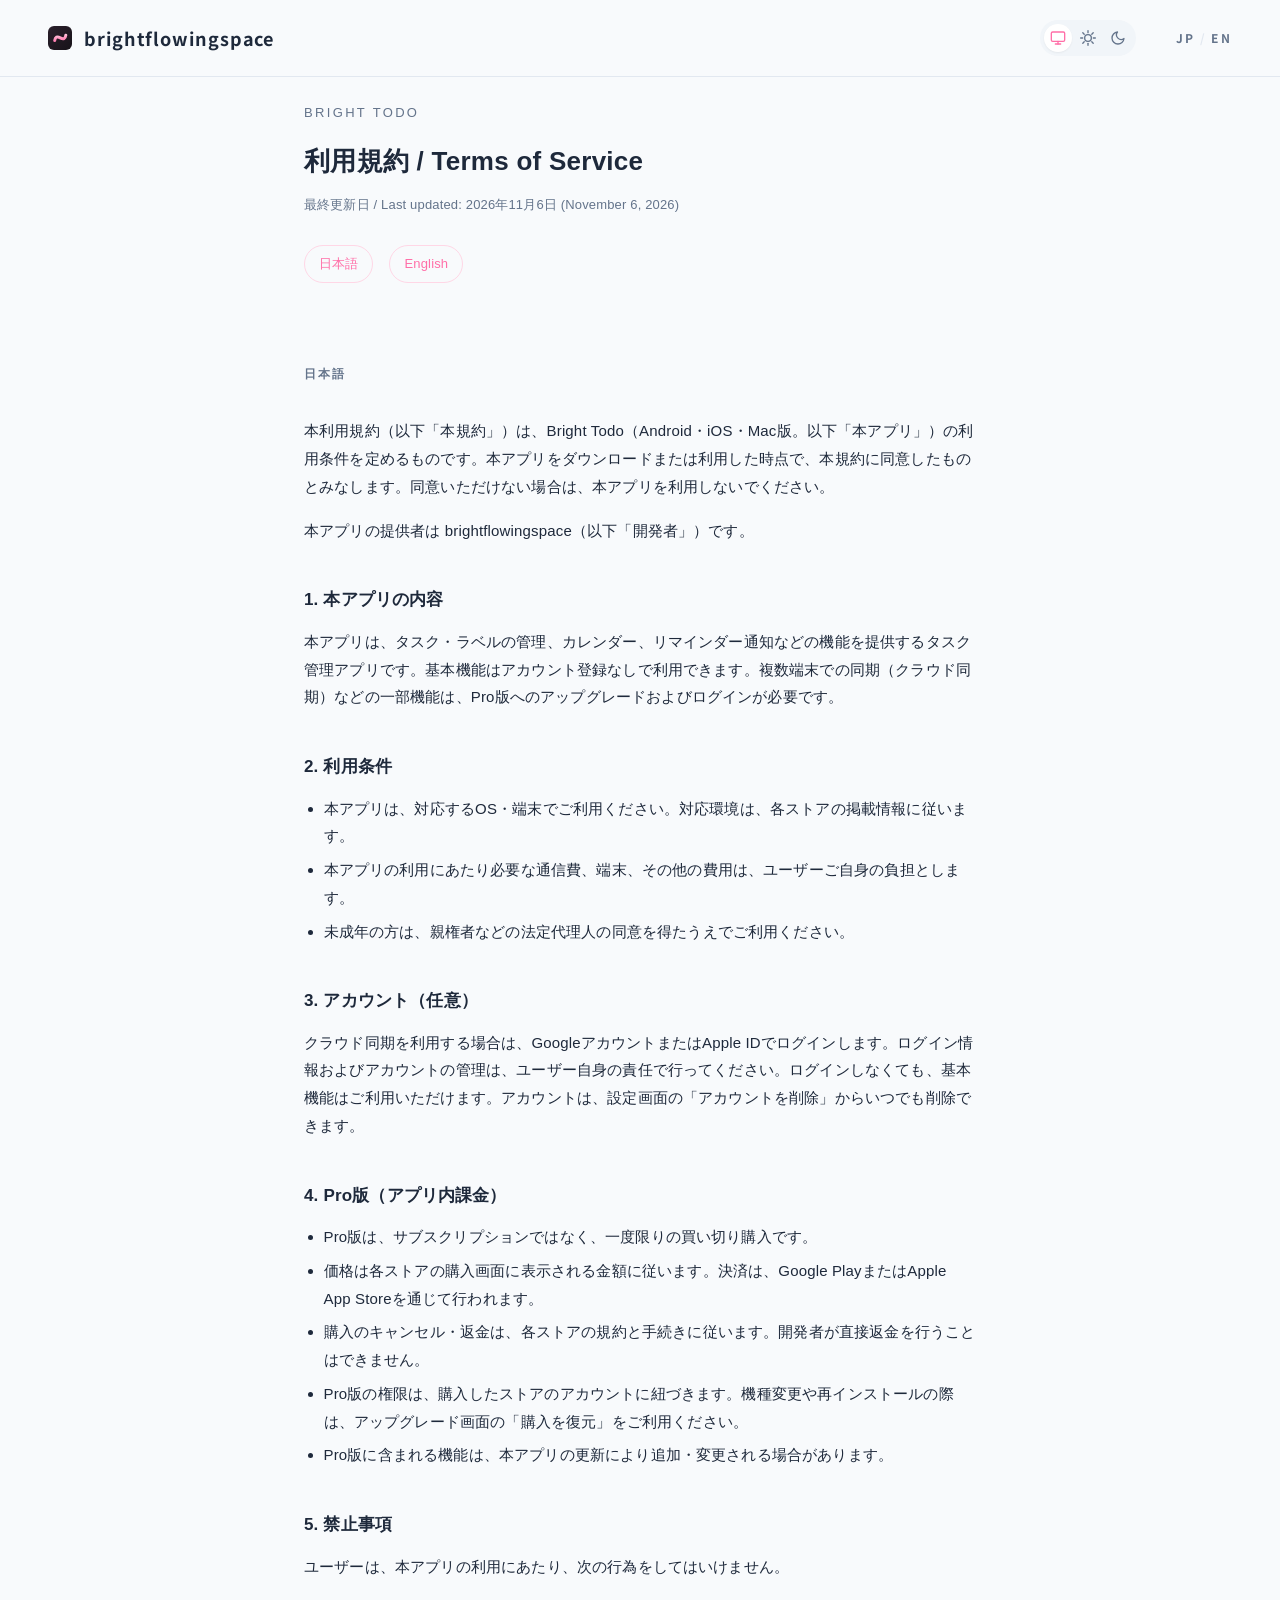
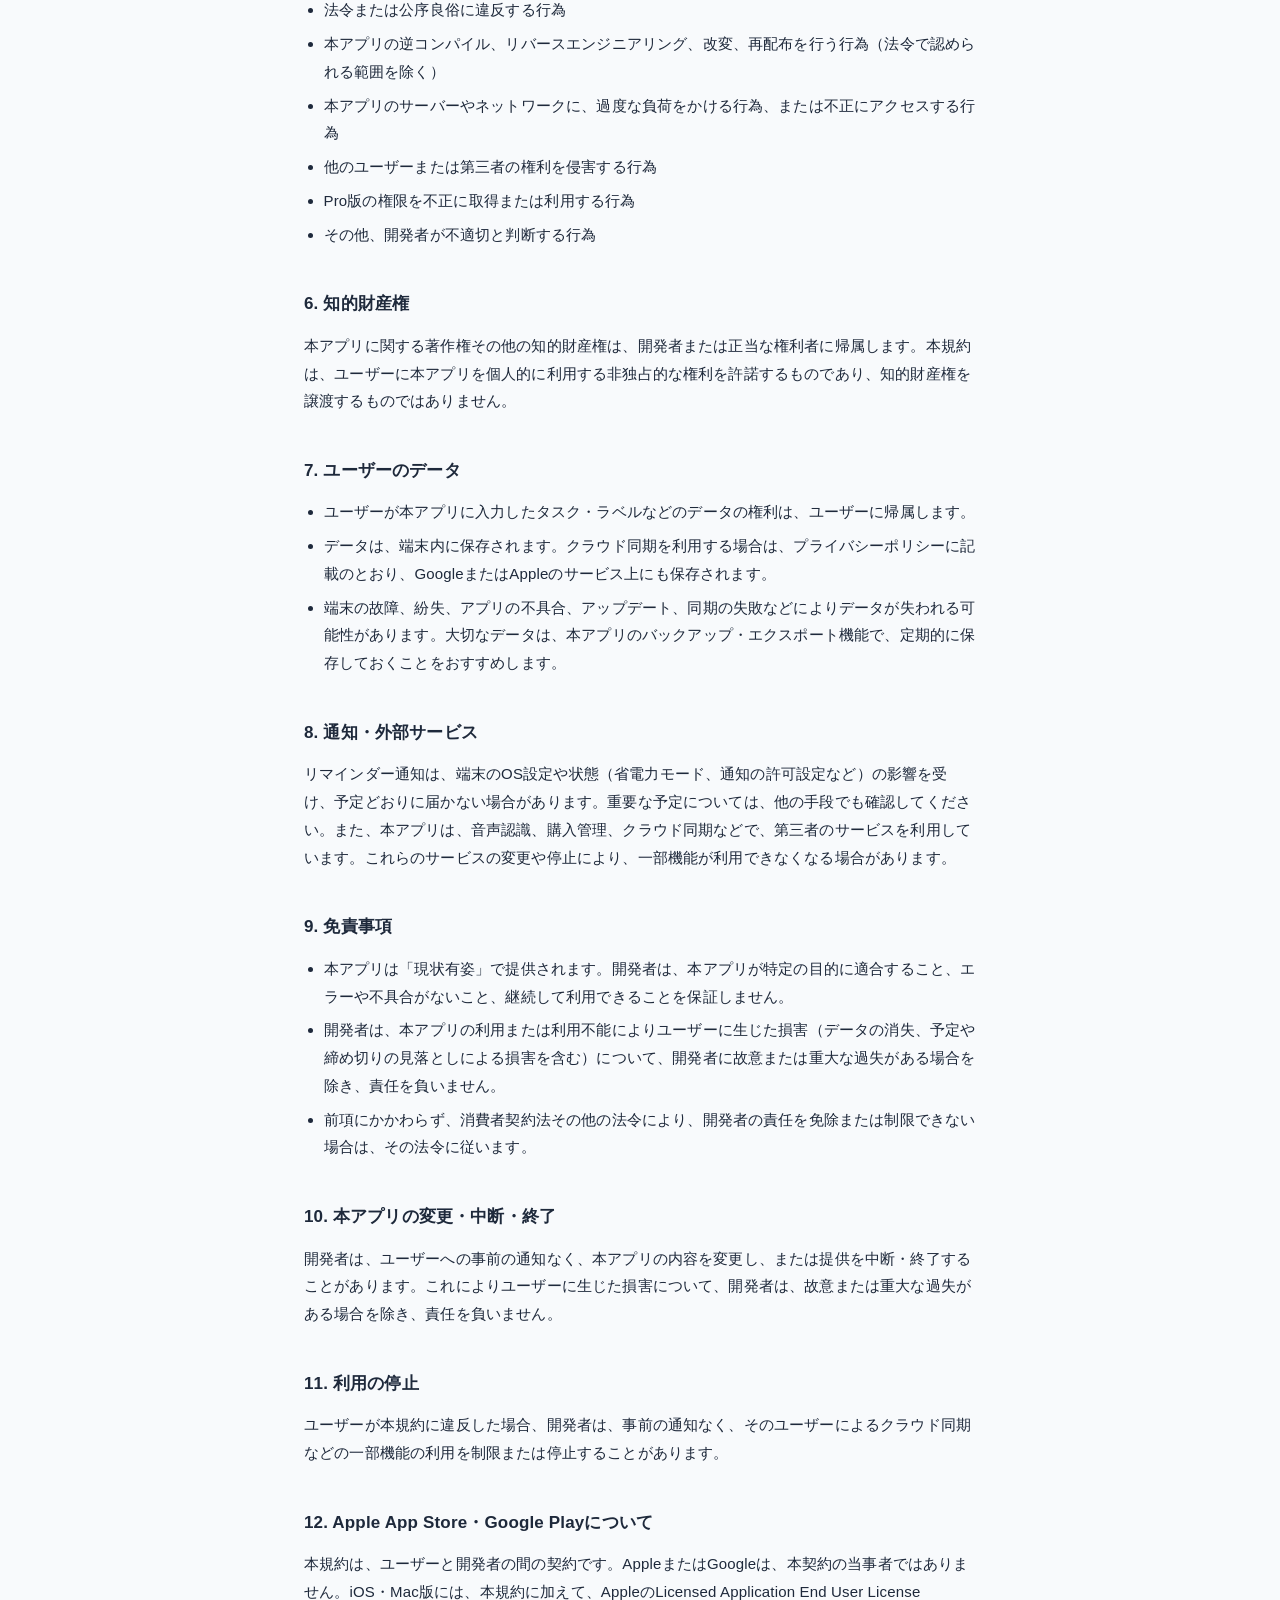
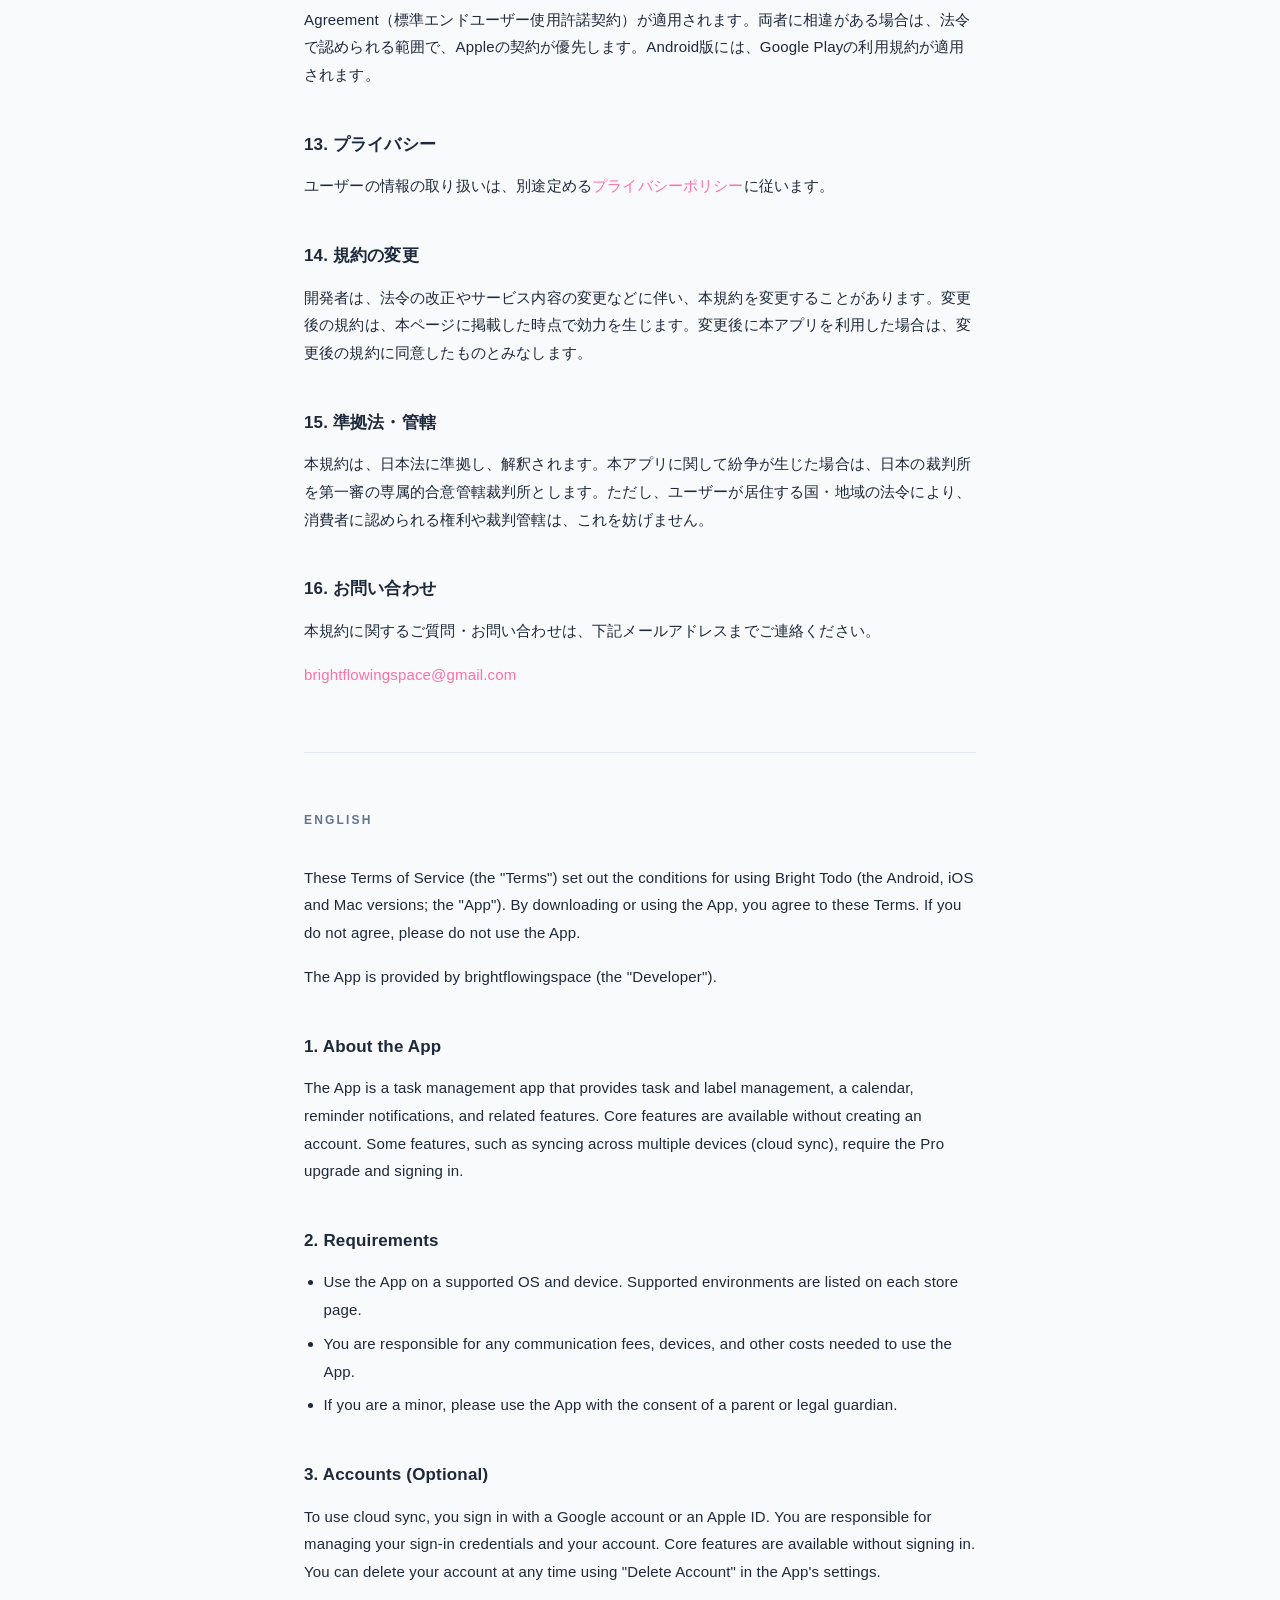
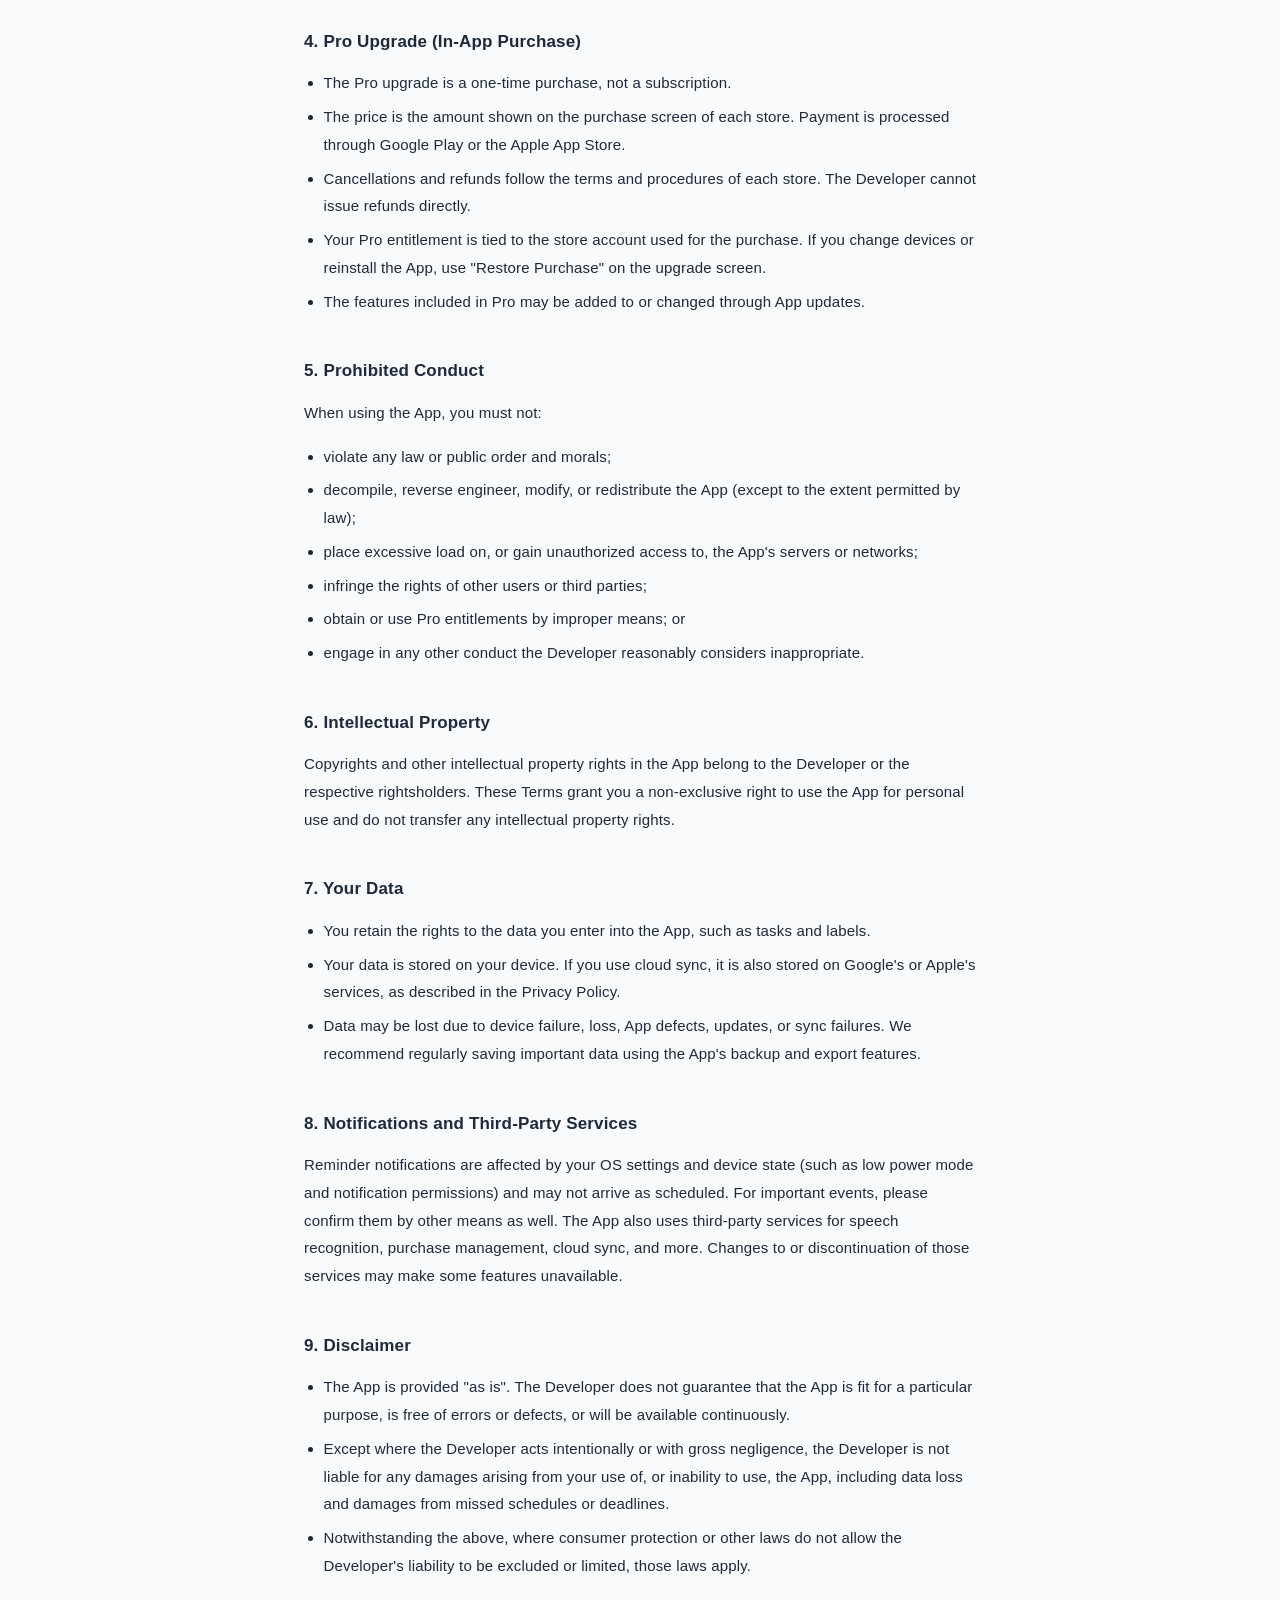
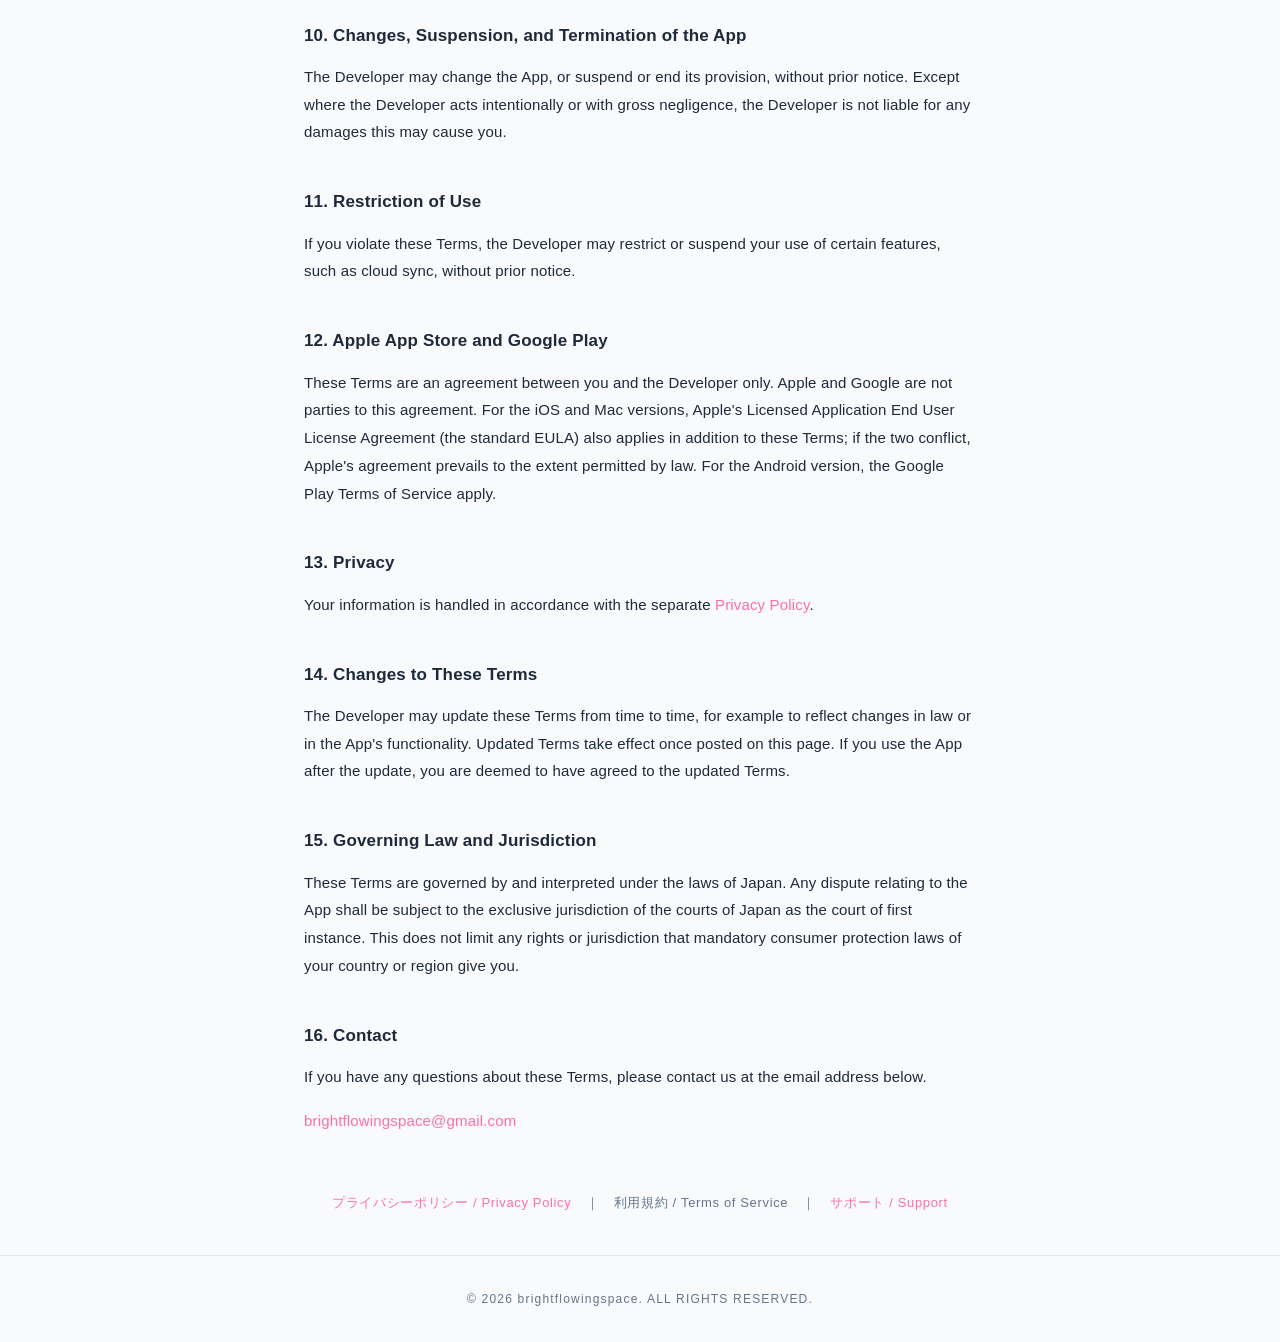
<file: terms.html>
<!DOCTYPE html>
<html lang="ja">
<head>
<meta charset="UTF-8">
<meta name="viewport" content="width=device-width, initial-scale=1.0">
<title>Bright Todo 利用規約 / Terms of Service</title>
<link rel="icon" type="image/svg+xml" href="logo.svg">
<link rel="apple-touch-icon" href="logo.svg">
<script>
  // Set the theme before first paint to avoid a flash of the wrong theme.
  (function () {
    try {
      var saved = localStorage.getItem('bfs_theme');
      var dark = saved ? saved === 'dark' : window.matchMedia('(prefers-color-scheme: dark)').matches;
      if (dark) document.documentElement.classList.add('dark');
    } catch (e) {}
  })();
</script>
<link rel="preconnect" href="https://fonts.googleapis.com">
<link rel="preconnect" href="https://fonts.gstatic.com" crossorigin>
<link href="https://fonts.googleapis.com/css2?family=Noto+Sans+JP:wght@300;400;500;700&display=swap" rel="stylesheet">
<link rel="stylesheet" href="./assets/site-header.css">
<style>
  :root {
    --bg: #f8fafc;
    --fg: #1e293b;
    --muted: #64748b;
    --accent: #ff6fa8;
    --accent-border: #ffd7e6;
    --accent-hover: #ffd7e6;
    --border: #e2e8f0;
  }
  :root.dark {
    --bg: #1e1420;
    --fg: #f1e9ec;
    --muted: #b09aa4;
    --accent: #ff9ec4;
    /* ダークモードの言語切替ボタン: 濃い赤(#5c001e)をやめてピンク系に統一 */
    --accent-border: rgba(255, 158, 196, 0.55);
    --accent-hover: rgba(255, 158, 196, 0.16);
    --border: #3a2a30;
  }
  * { box-sizing: border-box; }
  html { scroll-behavior: smooth; }
  body {
    margin: 0;
    background: var(--bg);
    color: var(--fg);
    font-family: -apple-system, BlinkMacSystemFont, "Hiragino Sans", "Segoe UI", Roboto, sans-serif;
    line-height: 1.85;
    letter-spacing: 0.01em;
    transition: background-color 0.3s ease, color 0.3s ease;
  }
  .wrap {
    max-width: 720px;
    margin: 0 auto;
    padding: 32px 24px 40px;
  }
  .back-to-top {
    position: fixed;
    bottom: 24px;
    right: 24px;
    width: 44px;
    height: 44px;
    border-radius: 999px;
    background: #1e1420;
    color: #fff;
    display: flex;
    align-items: center;
    justify-content: center;
    text-decoration: none;
    opacity: 0;
    pointer-events: none;
    transition: opacity 0.3s ease, transform 0.2s ease;
    box-shadow: 0 8px 24px rgba(0,0,0,0.25);
    z-index: 40;
  }
  .back-to-top svg { width: 18px; height: 18px; display: block; }
  .back-to-top:hover { transform: scale(1.1); }
  .back-to-top.visible { opacity: 1; pointer-events: auto; }
  header.top {
    margin-bottom: 56px;
  }
  .brand {
    font-size: 13px;
    letter-spacing: 0.18em;
    text-transform: uppercase;
    color: var(--muted);
    margin-bottom: 12px;
  }
  h1 {
    font-size: 26px;
    font-weight: 600;
    margin: 0 0 8px;
    letter-spacing: 0.01em;
  }
  .updated {
    font-size: 13px;
    color: var(--muted);
  }
  nav.lang {
    margin-top: 28px;
    display: flex;
    gap: 16px;
    font-size: 13px;
  }
  nav.lang a {
    color: var(--accent);
    text-decoration: none;
    border: 1px solid var(--accent-border);
    padding: 6px 14px;
    border-radius: 999px;
    transition: background 0.15s ease;
  }
  nav.lang a:hover { background: var(--accent-hover); }
  section.lang-block {
    padding-top: 24px;
  }
  section.lang-block + section.lang-block {
    margin-top: 64px;
    padding-top: 56px;
    border-top: 1px solid var(--border);
  }
  h2.lang-title {
    font-size: 12px;
    letter-spacing: 0.18em;
    text-transform: uppercase;
    color: var(--muted);
    margin: 0 0 32px;
  }
  h3 {
    font-size: 17px;
    font-weight: 600;
    margin: 40px 0 12px;
    color: var(--fg);
  }
  p { margin: 0 0 16px; font-size: 15px; }
  ul { margin: 0 0 16px; padding-left: 1.3em; font-size: 15px; }
  li { margin-bottom: 6px; }
  a.inline { color: var(--accent); text-decoration: none; }
  .footer-links {
    margin-top: 56px;
    text-align: center;
    font-size: 13px;
    letter-spacing: 0.05em;
  }
  .footer-links a { color: var(--accent); text-decoration: none; }
  .footer-links a:hover { opacity: 0.75; }
  .footer-links .current { color: var(--muted); }
  .footer-links .sep { color: var(--muted); margin: 0 10px; }
  footer {
    width: 100%;
    box-sizing: border-box;
    margin-top: 0;
    padding: 12px 24px;
    background: var(--bg);
    border-top: 1px solid var(--border);
    font-size: 12px;
    color: var(--muted);
    text-align: center;
    letter-spacing: 0.1em;
  }
  footer p { margin: 0; font-size: 12px; }
  @media (min-width: 768px) {
    footer { padding: 32px 24px; }
  }
</style>
</head>
<body>
<header class="site-header">
  <a href="https://brightflowingspace.netlify.app/" class="site-header-brand">
    <img src="logo.svg" alt="brightflowingspace logo" width="19" height="19">
    <span>brightflowingspace</span>
  </a>
  <div class="site-header-right">
    <div class="theme-toggle-group">
      <button type="button" id="theme-system" data-theme="system" aria-label="System theme">
        <svg viewBox="0 0 24 24" fill="none" stroke="currentColor" stroke-width="2" stroke-linecap="round" stroke-linejoin="round">
          <rect x="2" y="3" width="20" height="14" rx="2"/>
          <line x1="8" y1="21" x2="16" y2="21"/>
          <line x1="12" y1="17" x2="12" y2="21"/>
        </svg>
      </button>
      <button type="button" id="theme-light" data-theme="light" aria-label="Light theme">
        <svg viewBox="0 0 24 24" fill="none" stroke="currentColor" stroke-width="2" stroke-linecap="round">
          <circle cx="12" cy="12" r="5"/>
          <line x1="12" y1="1"    x2="12" y2="4"/>
          <line x1="12" y1="20"   x2="12" y2="23"/>
          <line x1="1"  y1="12"   x2="4"  y2="12"/>
          <line x1="20" y1="12"   x2="23" y2="12"/>
          <line x1="4.2"  y1="4.2"  x2="6.3"  y2="6.3"/>
          <line x1="17.7" y1="17.7" x2="19.8" y2="19.8"/>
          <line x1="4.2"  y1="19.8" x2="6.3"  y2="17.7"/>
          <line x1="17.7" y1="6.3"  x2="19.8" y2="4.2"/>
        </svg>
      </button>
      <button type="button" id="theme-dark" data-theme="dark" aria-label="Dark theme">
        <svg viewBox="0 0 24 24" fill="none" stroke="currentColor" stroke-width="2" stroke-linecap="round" stroke-linejoin="round">
          <path d="M21 12.8A9 9 0 1 1 11.2 3a7 7 0 0 0 9.8 9.8Z"/>
        </svg>
      </button>
    </div>
    <div class="site-header-lang">
      <a href="#ja">JP</a>
      <span>/</span>
      <a href="#en">EN</a>
    </div>
  </div>
</header>
<div class="wrap">

  <header class="top">
    <div class="brand">Bright Todo</div>
    <h1>利用規約 / Terms of Service</h1>
    <div class="updated">最終更新日 / Last updated: 2026年11月6日 (November 6, 2026)</div>
    <nav class="lang">
      <a href="#ja">日本語</a>
      <a href="#en">English</a>
    </nav>
  </header>

  <section class="lang-block" id="ja" lang="ja">
    <h2 class="lang-title">日本語</h2>

    <p>本利用規約（以下「本規約」）は、Bright Todo（Android・iOS・Mac版。以下「本アプリ」）の利用条件を定めるものです。本アプリをダウンロードまたは利用した時点で、本規約に同意したものとみなします。同意いただけない場合は、本アプリを利用しないでください。</p>
    <p>本アプリの提供者は brightflowingspace（以下「開発者」）です。</p>

    <h3>1. 本アプリの内容</h3>
    <p>本アプリは、タスク・ラベルの管理、カレンダー、リマインダー通知などの機能を提供するタスク管理アプリです。基本機能はアカウント登録なしで利用できます。複数端末での同期（クラウド同期）などの一部機能は、Pro版へのアップグレードおよびログインが必要です。</p>

    <h3>2. 利用条件</h3>
    <ul>
      <li>本アプリは、対応するOS・端末でご利用ください。対応環境は、各ストアの掲載情報に従います。</li>
      <li>本アプリの利用にあたり必要な通信費、端末、その他の費用は、ユーザーご自身の負担とします。</li>
      <li>未成年の方は、親権者などの法定代理人の同意を得たうえでご利用ください。</li>
    </ul>

    <h3>3. アカウント（任意）</h3>
    <p>クラウド同期を利用する場合は、GoogleアカウントまたはApple IDでログインします。ログイン情報およびアカウントの管理は、ユーザー自身の責任で行ってください。ログインしなくても、基本機能はご利用いただけます。アカウントは、設定画面の「アカウントを削除」からいつでも削除できます。</p>

    <h3>4. Pro版（アプリ内課金）</h3>
    <ul>
      <li>Pro版は、サブスクリプションではなく、一度限りの買い切り購入です。</li>
      <li>価格は各ストアの購入画面に表示される金額に従います。決済は、Google PlayまたはApple App Storeを通じて行われます。</li>
      <li>購入のキャンセル・返金は、各ストアの規約と手続きに従います。開発者が直接返金を行うことはできません。</li>
      <li>Pro版の権限は、購入したストアのアカウントに紐づきます。機種変更や再インストールの際は、アップグレード画面の「購入を復元」をご利用ください。</li>
      <li>Pro版に含まれる機能は、本アプリの更新により追加・変更される場合があります。</li>
    </ul>

    <h3>5. 禁止事項</h3>
    <p>ユーザーは、本アプリの利用にあたり、次の行為をしてはいけません。</p>
    <ul>
      <li>法令または公序良俗に違反する行為</li>
      <li>本アプリの逆コンパイル、リバースエンジニアリング、改変、再配布を行う行為（法令で認められる範囲を除く）</li>
      <li>本アプリのサーバーやネットワークに、過度な負荷をかける行為、または不正にアクセスする行為</li>
      <li>他のユーザーまたは第三者の権利を侵害する行為</li>
      <li>Pro版の権限を不正に取得または利用する行為</li>
      <li>その他、開発者が不適切と判断する行為</li>
    </ul>

    <h3>6. 知的財産権</h3>
    <p>本アプリに関する著作権その他の知的財産権は、開発者または正当な権利者に帰属します。本規約は、ユーザーに本アプリを個人的に利用する非独占的な権利を許諾するものであり、知的財産権を譲渡するものではありません。</p>

    <h3>7. ユーザーのデータ</h3>
    <ul>
      <li>ユーザーが本アプリに入力したタスク・ラベルなどのデータの権利は、ユーザーに帰属します。</li>
      <li>データは、端末内に保存されます。クラウド同期を利用する場合は、プライバシーポリシーに記載のとおり、GoogleまたはAppleのサービス上にも保存されます。</li>
      <li>端末の故障、紛失、アプリの不具合、アップデート、同期の失敗などによりデータが失われる可能性があります。大切なデータは、本アプリのバックアップ・エクスポート機能で、定期的に保存しておくことをおすすめします。</li>
    </ul>

    <h3>8. 通知・外部サービス</h3>
    <p>リマインダー通知は、端末のOS設定や状態（省電力モード、通知の許可設定など）の影響を受け、予定どおりに届かない場合があります。重要な予定については、他の手段でも確認してください。また、本アプリは、音声認識、購入管理、クラウド同期などで、第三者のサービスを利用しています。これらのサービスの変更や停止により、一部機能が利用できなくなる場合があります。</p>

    <h3>9. 免責事項</h3>
    <ul>
      <li>本アプリは「現状有姿」で提供されます。開発者は、本アプリが特定の目的に適合すること、エラーや不具合がないこと、継続して利用できることを保証しません。</li>
      <li>開発者は、本アプリの利用または利用不能によりユーザーに生じた損害（データの消失、予定や締め切りの見落としによる損害を含む）について、開発者に故意または重大な過失がある場合を除き、責任を負いません。</li>
      <li>前項にかかわらず、消費者契約法その他の法令により、開発者の責任を免除または制限できない場合は、その法令に従います。</li>
    </ul>

    <h3>10. 本アプリの変更・中断・終了</h3>
    <p>開発者は、ユーザーへの事前の通知なく、本アプリの内容を変更し、または提供を中断・終了することがあります。これによりユーザーに生じた損害について、開発者は、故意または重大な過失がある場合を除き、責任を負いません。</p>

    <h3>11. 利用の停止</h3>
    <p>ユーザーが本規約に違反した場合、開発者は、事前の通知なく、そのユーザーによるクラウド同期などの一部機能の利用を制限または停止することがあります。</p>

    <h3>12. Apple App Store・Google Playについて</h3>
    <p>本規約は、ユーザーと開発者の間の契約です。AppleまたはGoogleは、本契約の当事者ではありません。iOS・Mac版には、本規約に加えて、AppleのLicensed Application End User License Agreement（標準エンドユーザー使用許諾契約）が適用されます。両者に相違がある場合は、法令で認められる範囲で、Appleの契約が優先します。Android版には、Google Playの利用規約が適用されます。</p>

    <h3>13. プライバシー</h3>
    <p>ユーザーの情報の取り扱いは、別途定める<a class="inline" href="./index.html">プライバシーポリシー</a>に従います。</p>

    <h3>14. 規約の変更</h3>
    <p>開発者は、法令の改正やサービス内容の変更などに伴い、本規約を変更することがあります。変更後の規約は、本ページに掲載した時点で効力を生じます。変更後に本アプリを利用した場合は、変更後の規約に同意したものとみなします。</p>

    <h3>15. 準拠法・管轄</h3>
    <p>本規約は、日本法に準拠し、解釈されます。本アプリに関して紛争が生じた場合は、日本の裁判所を第一審の専属的合意管轄裁判所とします。ただし、ユーザーが居住する国・地域の法令により、消費者に認められる権利や裁判管轄は、これを妨げません。</p>

    <h3>16. お問い合わせ</h3>
    <p>本規約に関するご質問・お問い合わせは、下記メールアドレスまでご連絡ください。</p>
    <p><a class="inline" href="mailto:brightflowingspace@gmail.com">brightflowingspace@gmail.com</a></p>
  </section>

  <section class="lang-block" id="en" lang="en">
    <h2 class="lang-title">English</h2>

    <p>These Terms of Service (the "Terms") set out the conditions for using Bright Todo (the Android, iOS and Mac versions; the "App"). By downloading or using the App, you agree to these Terms. If you do not agree, please do not use the App.</p>
    <p>The App is provided by brightflowingspace (the "Developer").</p>

    <h3>1. About the App</h3>
    <p>The App is a task management app that provides task and label management, a calendar, reminder notifications, and related features. Core features are available without creating an account. Some features, such as syncing across multiple devices (cloud sync), require the Pro upgrade and signing in.</p>

    <h3>2. Requirements</h3>
    <ul>
      <li>Use the App on a supported OS and device. Supported environments are listed on each store page.</li>
      <li>You are responsible for any communication fees, devices, and other costs needed to use the App.</li>
      <li>If you are a minor, please use the App with the consent of a parent or legal guardian.</li>
    </ul>

    <h3>3. Accounts (Optional)</h3>
    <p>To use cloud sync, you sign in with a Google account or an Apple ID. You are responsible for managing your sign-in credentials and your account. Core features are available without signing in. You can delete your account at any time using "Delete Account" in the App's settings.</p>

    <h3>4. Pro Upgrade (In-App Purchase)</h3>
    <ul>
      <li>The Pro upgrade is a one-time purchase, not a subscription.</li>
      <li>The price is the amount shown on the purchase screen of each store. Payment is processed through Google Play or the Apple App Store.</li>
      <li>Cancellations and refunds follow the terms and procedures of each store. The Developer cannot issue refunds directly.</li>
      <li>Your Pro entitlement is tied to the store account used for the purchase. If you change devices or reinstall the App, use "Restore Purchase" on the upgrade screen.</li>
      <li>The features included in Pro may be added to or changed through App updates.</li>
    </ul>

    <h3>5. Prohibited Conduct</h3>
    <p>When using the App, you must not:</p>
    <ul>
      <li>violate any law or public order and morals;</li>
      <li>decompile, reverse engineer, modify, or redistribute the App (except to the extent permitted by law);</li>
      <li>place excessive load on, or gain unauthorized access to, the App's servers or networks;</li>
      <li>infringe the rights of other users or third parties;</li>
      <li>obtain or use Pro entitlements by improper means; or</li>
      <li>engage in any other conduct the Developer reasonably considers inappropriate.</li>
    </ul>

    <h3>6. Intellectual Property</h3>
    <p>Copyrights and other intellectual property rights in the App belong to the Developer or the respective rightsholders. These Terms grant you a non-exclusive right to use the App for personal use and do not transfer any intellectual property rights.</p>

    <h3>7. Your Data</h3>
    <ul>
      <li>You retain the rights to the data you enter into the App, such as tasks and labels.</li>
      <li>Your data is stored on your device. If you use cloud sync, it is also stored on Google's or Apple's services, as described in the Privacy Policy.</li>
      <li>Data may be lost due to device failure, loss, App defects, updates, or sync failures. We recommend regularly saving important data using the App's backup and export features.</li>
    </ul>

    <h3>8. Notifications and Third-Party Services</h3>
    <p>Reminder notifications are affected by your OS settings and device state (such as low power mode and notification permissions) and may not arrive as scheduled. For important events, please confirm them by other means as well. The App also uses third-party services for speech recognition, purchase management, cloud sync, and more. Changes to or discontinuation of those services may make some features unavailable.</p>

    <h3>9. Disclaimer</h3>
    <ul>
      <li>The App is provided "as is". The Developer does not guarantee that the App is fit for a particular purpose, is free of errors or defects, or will be available continuously.</li>
      <li>Except where the Developer acts intentionally or with gross negligence, the Developer is not liable for any damages arising from your use of, or inability to use, the App, including data loss and damages from missed schedules or deadlines.</li>
      <li>Notwithstanding the above, where consumer protection or other laws do not allow the Developer's liability to be excluded or limited, those laws apply.</li>
    </ul>

    <h3>10. Changes, Suspension, and Termination of the App</h3>
    <p>The Developer may change the App, or suspend or end its provision, without prior notice. Except where the Developer acts intentionally or with gross negligence, the Developer is not liable for any damages this may cause you.</p>

    <h3>11. Restriction of Use</h3>
    <p>If you violate these Terms, the Developer may restrict or suspend your use of certain features, such as cloud sync, without prior notice.</p>

    <h3>12. Apple App Store and Google Play</h3>
    <p>These Terms are an agreement between you and the Developer only. Apple and Google are not parties to this agreement. For the iOS and Mac versions, Apple's Licensed Application End User License Agreement (the standard EULA) also applies in addition to these Terms; if the two conflict, Apple's agreement prevails to the extent permitted by law. For the Android version, the Google Play Terms of Service apply.</p>

    <h3>13. Privacy</h3>
    <p>Your information is handled in accordance with the separate <a class="inline" href="./index.html">Privacy Policy</a>.</p>

    <h3>14. Changes to These Terms</h3>
    <p>The Developer may update these Terms from time to time, for example to reflect changes in law or in the App's functionality. Updated Terms take effect once posted on this page. If you use the App after the update, you are deemed to have agreed to the updated Terms.</p>

    <h3>15. Governing Law and Jurisdiction</h3>
    <p>These Terms are governed by and interpreted under the laws of Japan. Any dispute relating to the App shall be subject to the exclusive jurisdiction of the courts of Japan as the court of first instance. This does not limit any rights or jurisdiction that mandatory consumer protection laws of your country or region give you.</p>

    <h3>16. Contact</h3>
    <p>If you have any questions about these Terms, please contact us at the email address below.</p>
    <p><a class="inline" href="mailto:brightflowingspace@gmail.com">brightflowingspace@gmail.com</a></p>
  </section>

  <nav class="footer-links">
    <a href="./index.html">プライバシーポリシー / Privacy Policy</a>
    <span class="sep">｜</span>
    <span class="current">利用規約 / Terms of Service</span>
    <span class="sep">｜</span>
    <a href="./support.html">サポート / Support</a>
  </nav>


</div>

<footer>
  <p>&copy; 2026 brightflowingspace. ALL RIGHTS RESERVED.</p>
</footer>

<a href="#" class="back-to-top" aria-label="Back to top">
  <svg viewBox="0 0 24 24" fill="none" stroke="currentColor" stroke-width="2" stroke-linecap="round" stroke-linejoin="round">
    <path d="M12 19V5M5 12l7-7 7 7"/>
  </svg>
</a>

<script src="./assets/site-header.js"></script>
<script>
  var $backToTop = document.querySelector('.back-to-top');
  function toggleBackToTop() {
    $backToTop.classList.toggle('visible', window.scrollY > 300);
  }
  window.addEventListener('scroll', toggleBackToTop, { passive: true });
  toggleBackToTop();
  $backToTop.addEventListener('click', function (e) {
    e.preventDefault();
    window.scrollTo({ top: 0, behavior: 'smooth' });
  });
</script>
</body>
</html>
</file>
<file: assets/site-header.css>
/*
  Shared header styles for brightflowingspace sub-pages (privacy, support, ...).
  Kept in sync by hand with the nav in brightflowingspace/index.html (main site).
  Requires the host page to define --fg, --muted, --border, --accent as CSS custom
  properties on :root / :root.dark, and to load Noto Sans JP (weights 300/400/500/700)
  from Google Fonts before this stylesheet.
*/
.site-header {
  position: fixed;
  top: 0;
  left: 0;
  right: 0;
  z-index: 50;
  width: 100%;
  box-sizing: border-box;
  padding: 16px 24px;
  display: flex;
  align-items: center;
  justify-content: space-between;
  gap: 16px;
  background: var(--bg);
  border-bottom: 1px solid var(--border);
}
body { padding-top: 52px; }
.site-header-brand {
  display: flex;
  align-items: center;
  gap: 8px;
  text-decoration: none;
  color: var(--fg);
  font-family: 'Noto Sans JP', sans-serif;
  font-weight: 700;
  font-size: 11px;
  /* Matches Tailwind's inherited 1.5 on the main site; the host page's
     body line-height (1.85) would otherwise push the text down ~3px. */
  line-height: 1.5;
  letter-spacing: 0.05em;
}
.site-header-brand img { width: 19px; height: 19px; border-radius: 6px; display: block; }
.site-header-lang {
  display: flex;
  align-items: center;
  gap: 4px;
  font-family: 'Noto Sans JP', sans-serif;
  font-size: 10px;
  font-weight: 700;
  line-height: 1.5;
  letter-spacing: 0.2em;
}
.site-header-lang a {
  color: var(--muted);
  text-decoration: none;
  transition: color 0.15s ease;
}
.site-header-lang a:hover { color: var(--accent); }
.site-header-lang span { color: var(--border); }
.site-header-right {
  display: flex;
  align-items: center;
  gap: 40px;
}
/*
  Theme toggle: a system / light / dark segmented pill.
  Mirrors the nav on the main site (Tailwind: p-1 gap-0.5 rounded-full bg-slate-100
  dark:bg-white/10, active button bg-white dark:bg-white/15 shadow-sm).
  The group/active backgrounds are hard-coded rather than themed via custom
  properties so host pages only need --muted / --accent, as documented above.
*/
.theme-toggle-group {
  display: flex;
  align-items: center;
  gap: 2px;
  padding: 4px;
  border-radius: 999px;
  background: #f1f5f9;
}
:root.dark .theme-toggle-group { background: rgba(255, 255, 255, 0.10); }
.theme-toggle-group button {
  display: flex;
  align-items: center;
  justify-content: center;
  width: 24px;
  height: 24px;
  background: none;
  border: none;
  border-radius: 999px;
  padding: 0;
  cursor: pointer;
  color: var(--muted);
  line-height: 0;
  transition: background-color 0.15s ease, color 0.15s ease;
}
.theme-toggle-group button svg { display: block; width: 14px; height: 14px; }
.theme-toggle-group button.is-active {
  background: #fff;
  box-shadow: 0 1px 2px rgba(0, 0, 0, 0.05);
  color: var(--accent);
}
:root.dark .theme-toggle-group button.is-active {
  background: rgba(255, 255, 255, 0.15);
  box-shadow: none;
}
@media (min-width: 768px) {
  .site-header { padding: 20px 48px; }
  /* font-size/line-height mirror Tailwind's text-lg (18px/28px) and text-xs (12px/16px). */
  .site-header-brand { gap: 12px; font-size: 18px; line-height: 28px; }
  .site-header-brand img { width: 24px; height: 24px; }
  .site-header-lang { font-size: 12px; line-height: 16px; }
  .theme-toggle-group button { width: 28px; height: 28px; }
  .theme-toggle-group button svg { width: 16px; height: 16px; }
  body { padding-top: 69px; }
}
</file>
